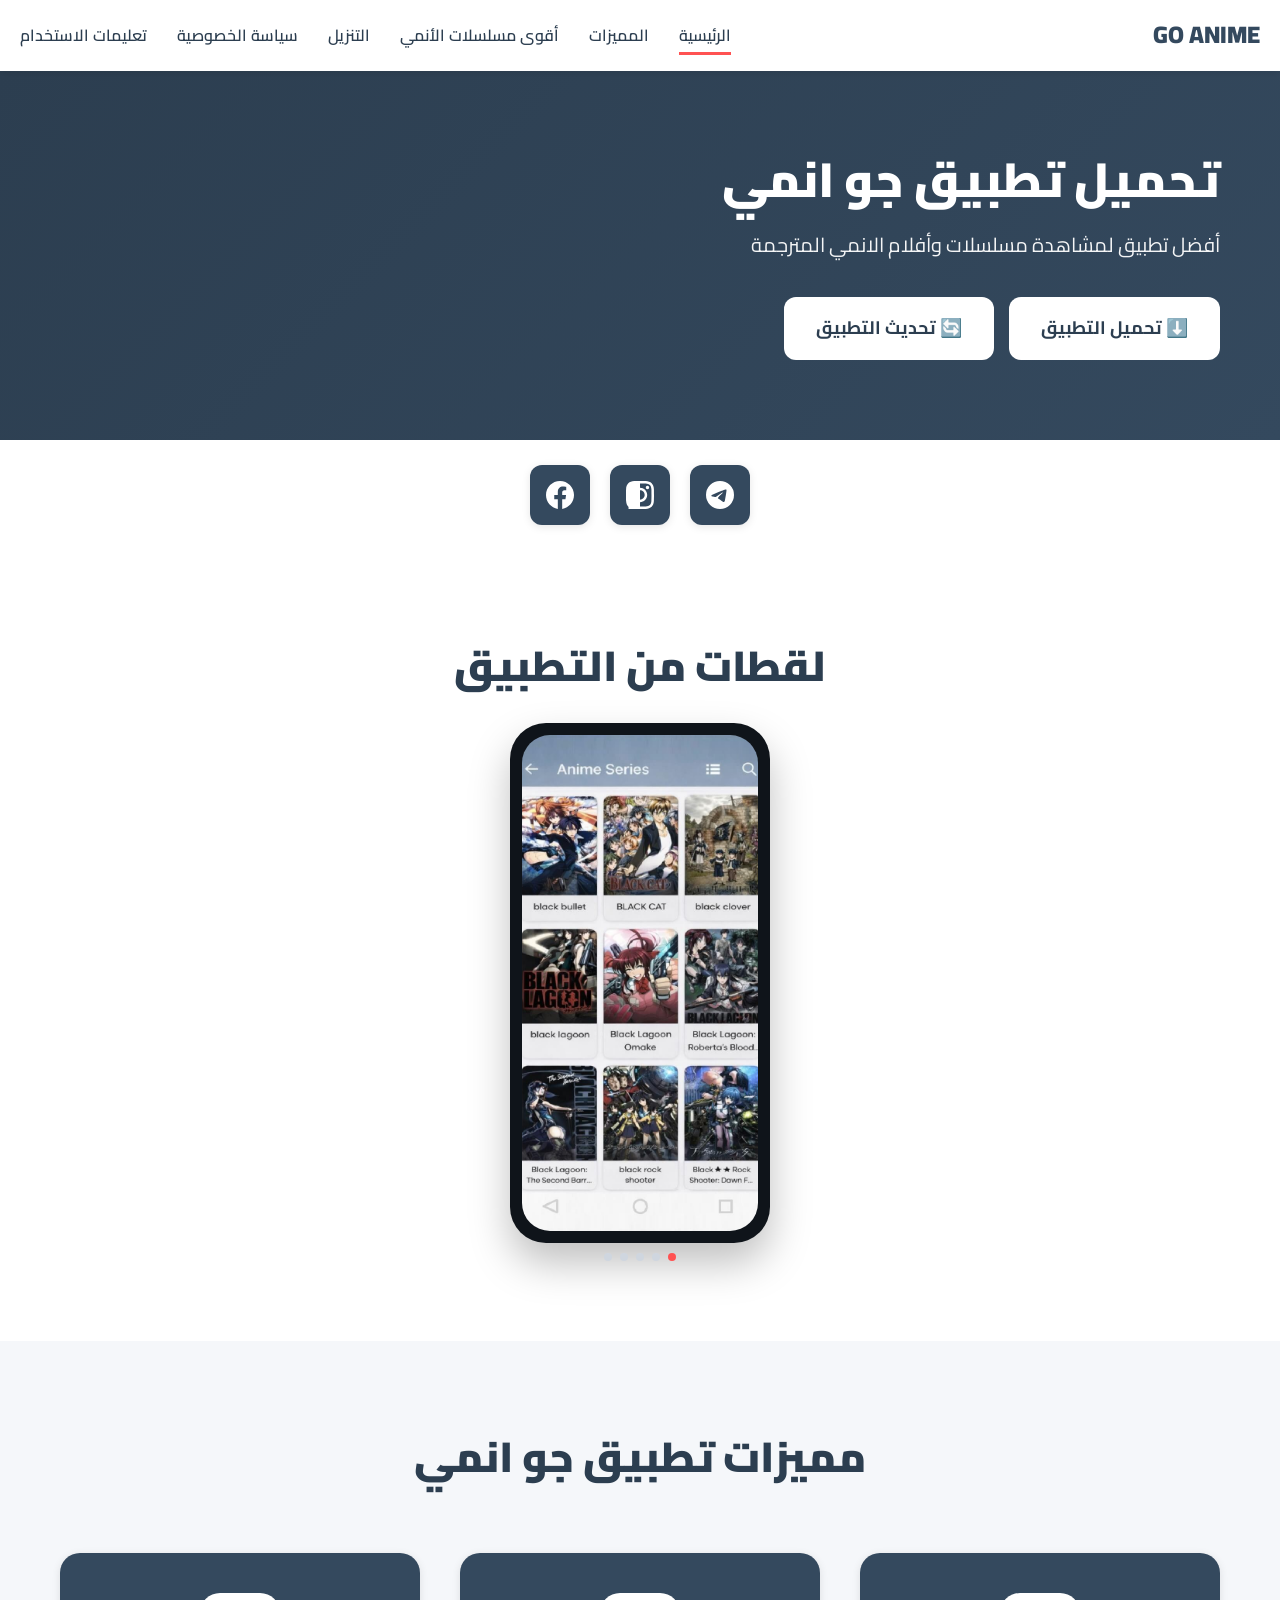
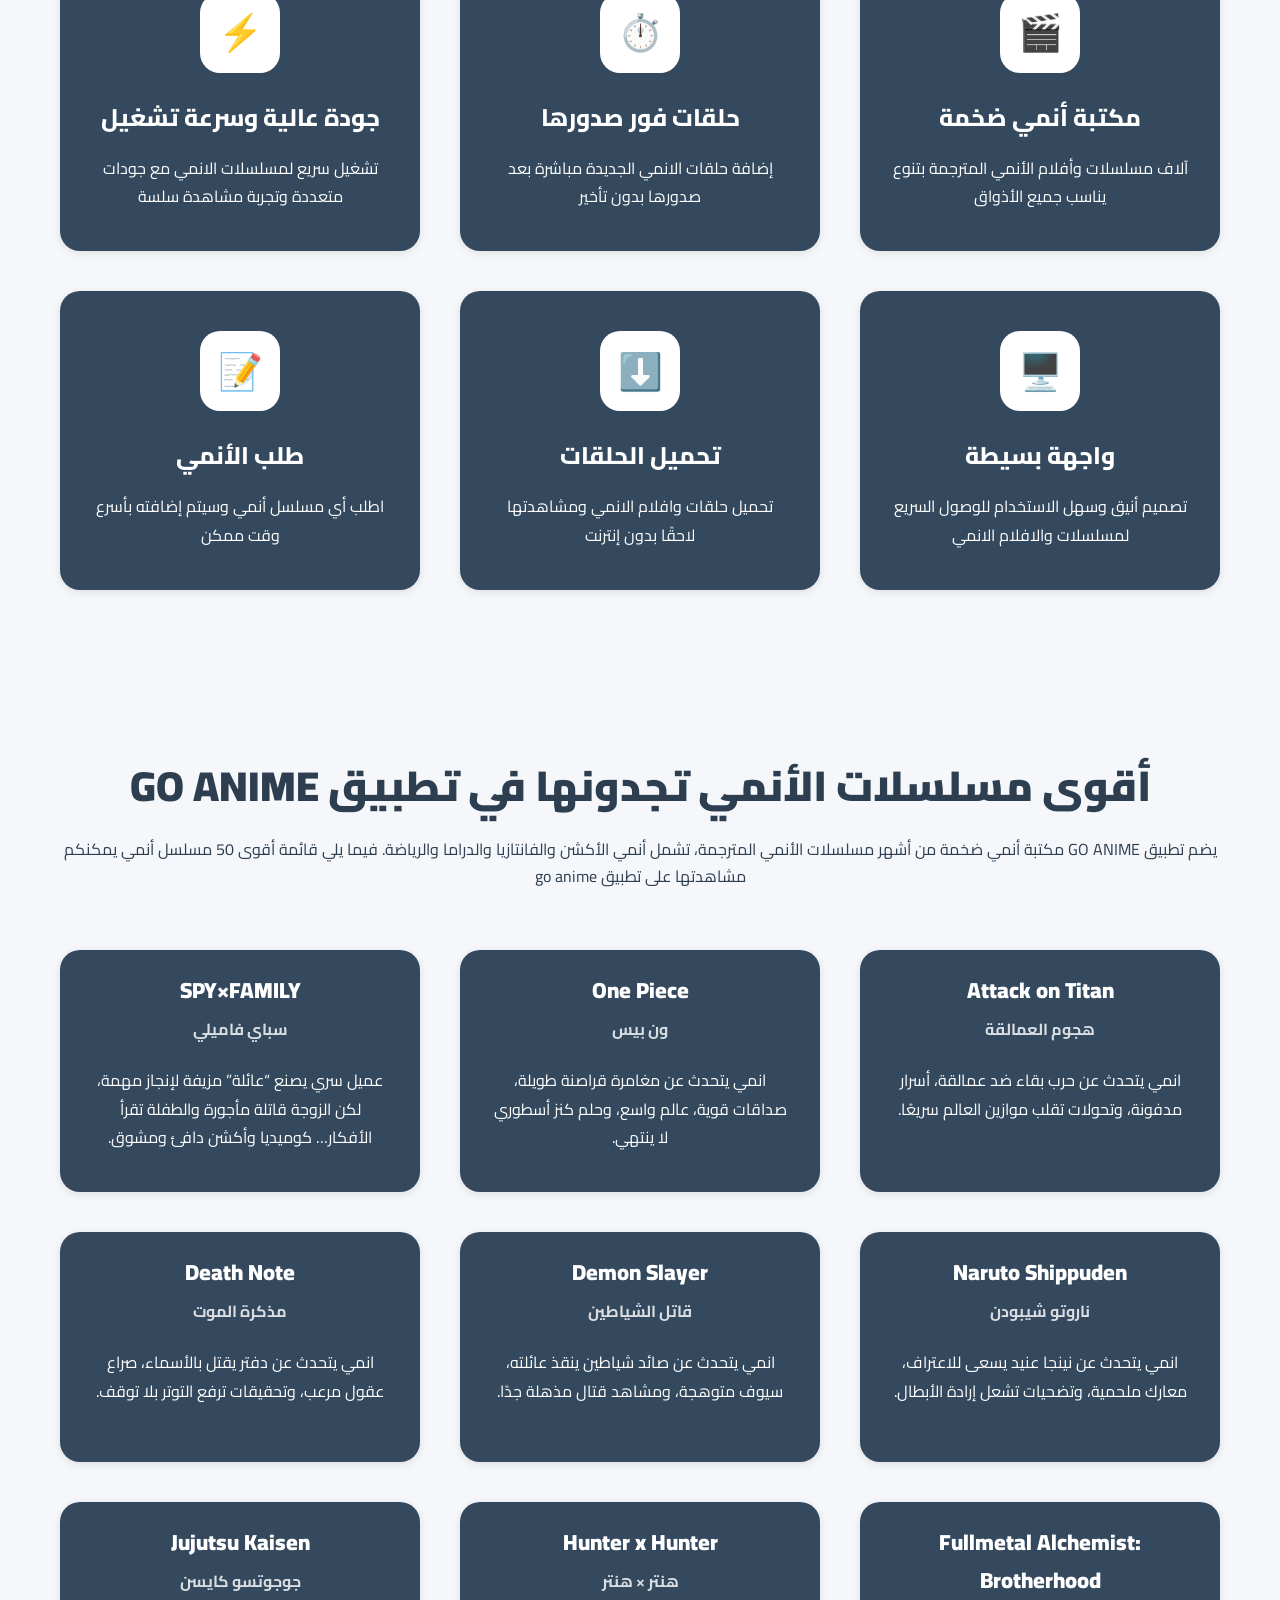
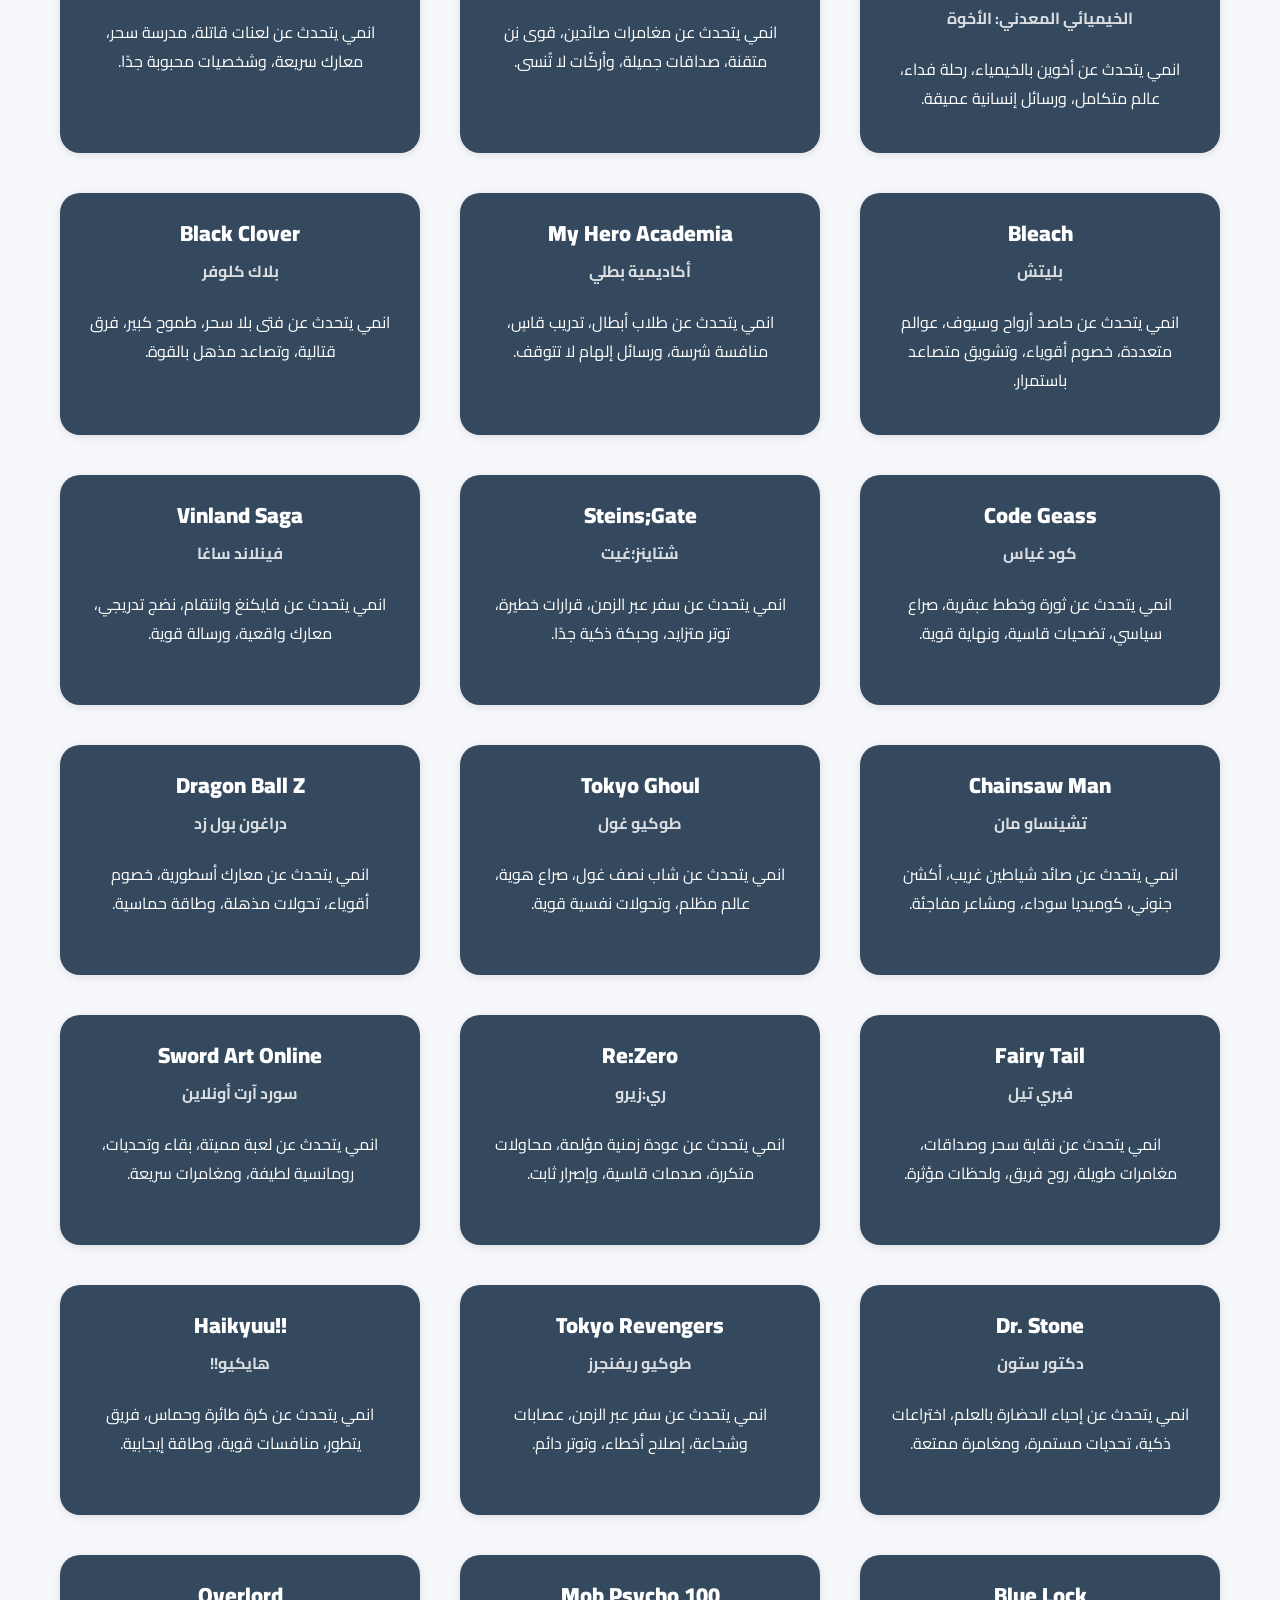
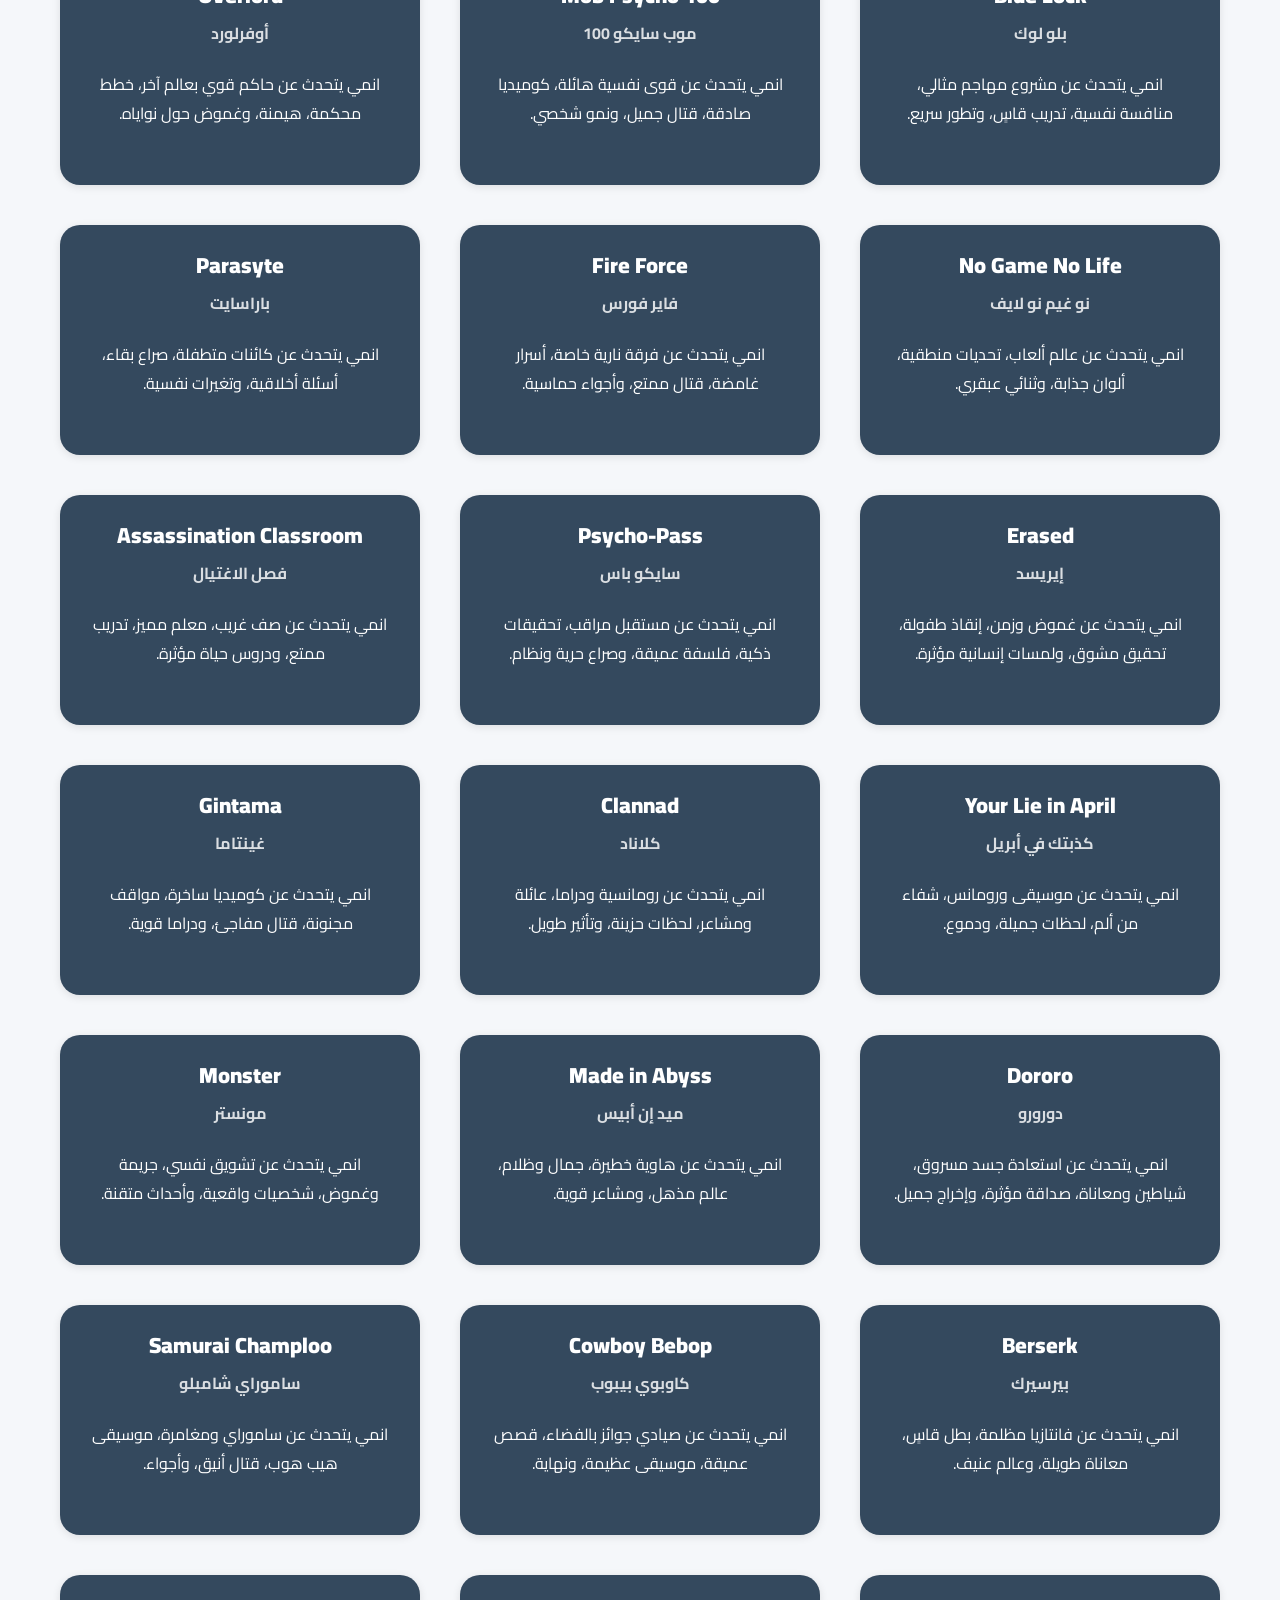
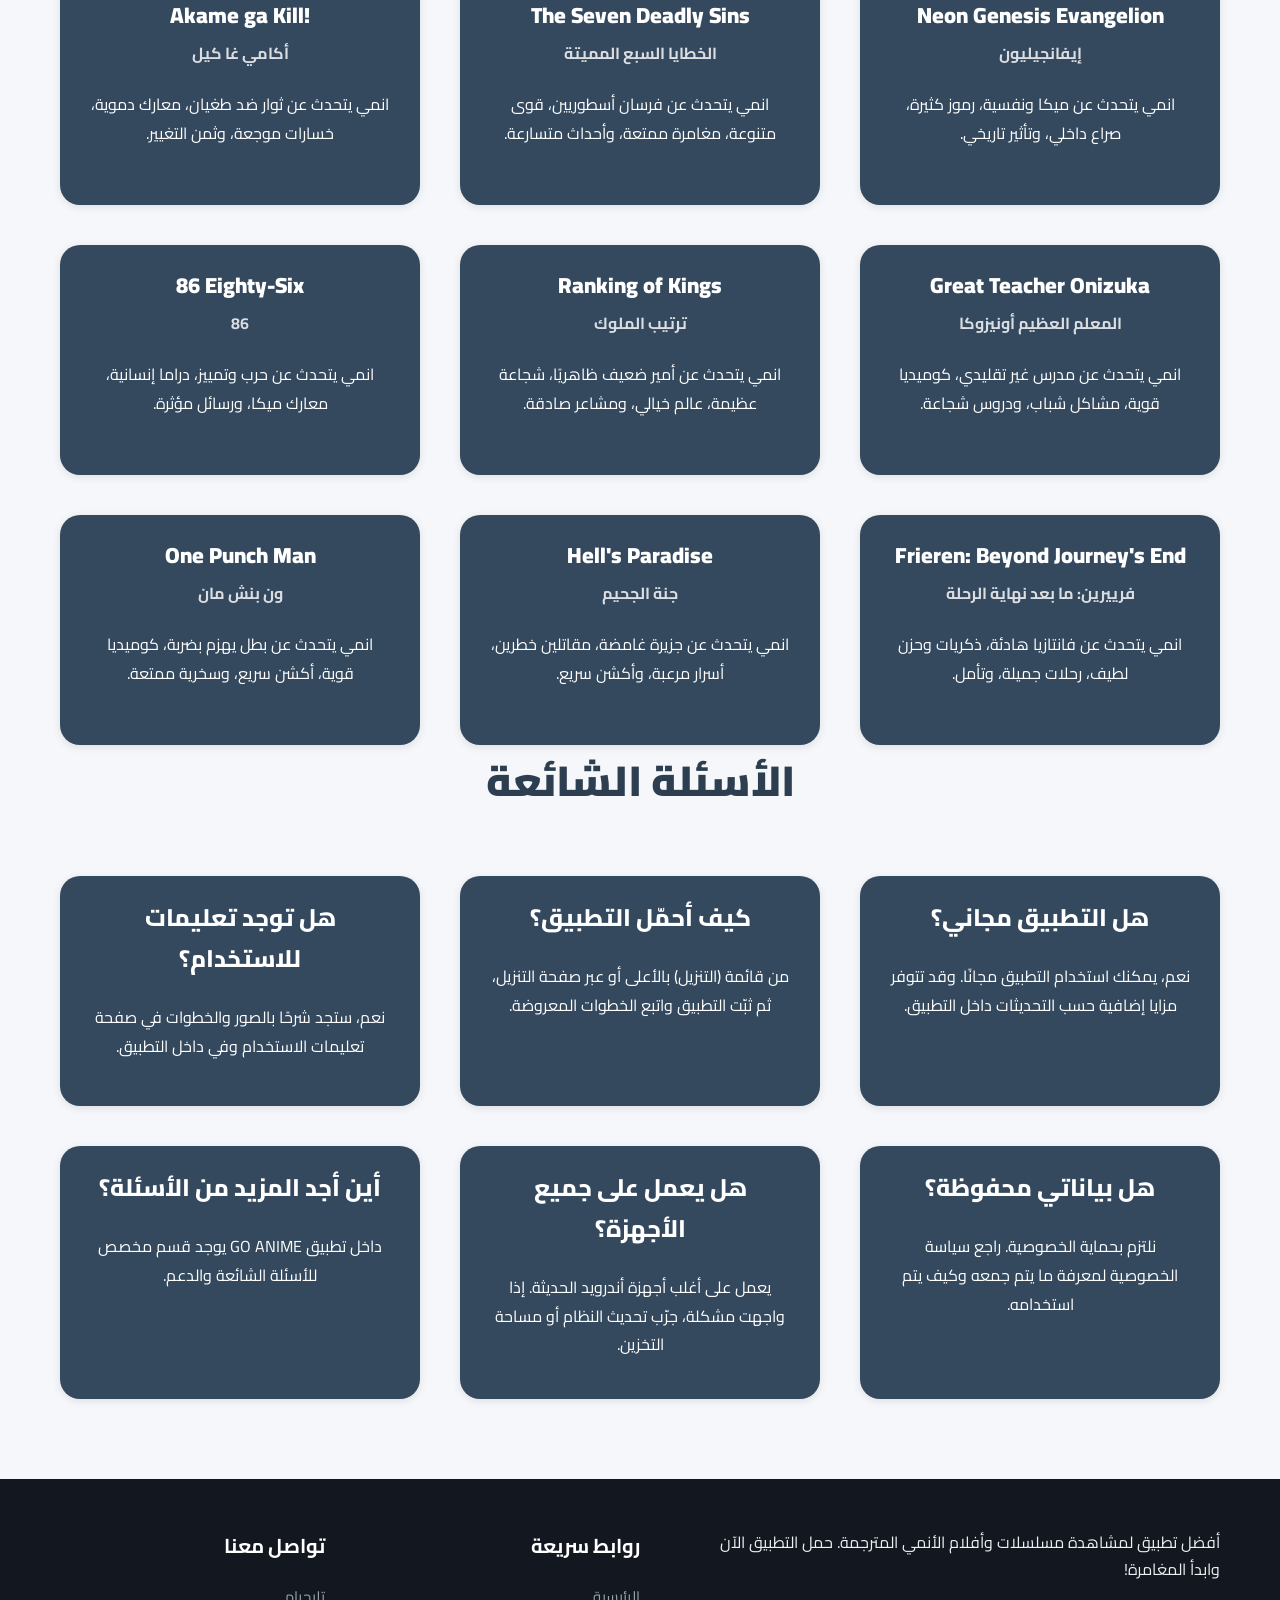
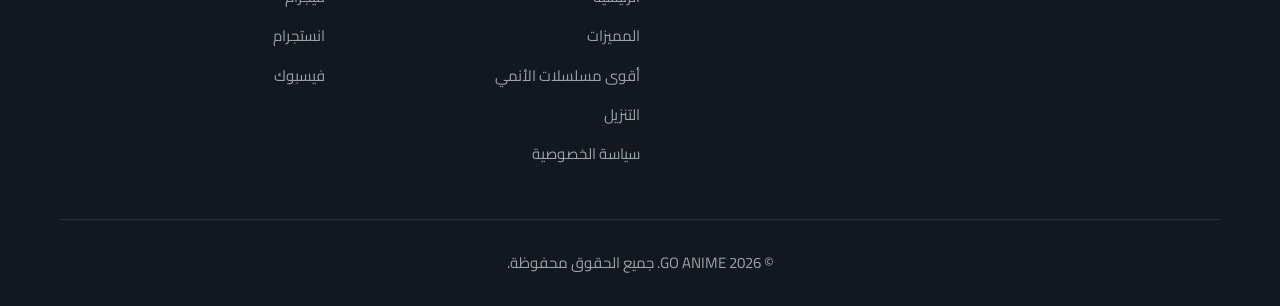
<file: index.html>
<!DOCTYPE html>

<html dir="rtl" lang="ar">
<head>
<link as="image" fetchpriority="high" href="images/screen-home.jpg" rel="preload"/>
<meta charset="utf-8"/>
<meta content="width=device-width, initial-scale=1.0" name="viewport"/>
<link href="https://www.googletagmanager.com" rel="preconnect"/>
<link href="//www.googletagmanager.com" rel="dns-prefetch"/>
<link href="https://www.google-analytics.com" rel="preconnect"/>
<link href="//www.google-analytics.com" rel="dns-prefetch"/>
<!-- Google tag (gtag.js) -->
<script async="" src="https://www.googletagmanager.com/gtag/js?id=G-4V0BHXEE35"></script>
<script>
  window.dataLayer = window.dataLayer || [];
  function gtag(){dataLayer.push(arguments);}
  gtag('js', new Date());
  gtag('config', 'G-4V0BHXEE35');
</script>
<!-- Primary Meta Tags -->
<title>GO ANIME - تحميل تطبيق جو انمي | أفضل تطبيق لمشاهدة الأنمي المترجم</title>
<meta content="GO ANIME - تحميل تطبيق جو انمي | أفضل تطبيق لمشاهدة الأنمي المترجم" name="title"/>
<meta content="حمّل تطبيق جو انمي GO ANIME مجاناً - أفضل تطبيق لمشاهدة مسلسلات وأفلام الأنمي المترجمة بجودة عالية. آلاف الحلقات والأفلام بدون إعلانات مزعجة!" name="description"/>
<meta content="أنمي, جو انمي, GO ANIME, تطبيق أنمي, تحميل انمي, مشاهدة انمي, انمي مترجم, مسلسلات أنمي, أفلام أنمي, anime app, تطبيق مشاهدة الانمي" name="keywords"/>
<meta content="GO ANIME" name="author"/>
<meta content="index,follow,max-image-preview:large,max-snippet:-1,max-video-preview:-1" name="robots"/>
<link href="https://www.go-anime-app.com/" rel="canonical"/>
<!-- Open Graph / Facebook -->
<meta content="website" property="og:type"/>
<meta content="https://www.go-anime-app.com/" property="og:url"/>
<meta content="GO ANIME - تحميل تطبيق جو انمي | أفضل تطبيق لمشاهدة الأنمي المترجم" property="og:title"/>
<meta content="حمّل تطبيق جو انمي GO ANIME مجاناً - أفضل تطبيق لمشاهدة مسلسلات وأفلام الأنمي المترجمة بجودة عالية" property="og:description"/>
<meta content="https://www.go-anime-app.com/images/og-image.jpg" property="og:image"/>
<meta content="ar_AR" property="og:locale"/>
<meta content="GO ANIME" property="og:site_name"/>
<!-- Twitter -->
<meta content="summary_large_image" property="twitter:card"/>
<meta content="https://www.go-anime-app.com/" property="twitter:url"/>
<meta content="GO ANIME - تحميل تطبيق جو انمي" property="twitter:title"/>
<meta content="حمّل تطبيق جو انمي GO ANIME مجاناً - أفضل تطبيق لمشاهدة مسلسلات وأفلام الأنمي المترجمة" property="twitter:description"/>
<meta content="https://www.go-anime-app.com/images/twitter-image.jpg" property="twitter:image"/>
<!-- Favicon -->
<link href="/favicon.ico" rel="icon" type="image/x-icon"/>
<link href="/apple-touch-icon.png" rel="apple-touch-icon" sizes="180x180"/>
<!-- Schema.org markup for Google -->
<script type="application/ld+json">
{
  "@context": "https://schema.org",
  "@type": "MobileApplication",
  "name": "GO ANIME",
  "applicationCategory": "EntertainmentApplication",
  "operatingSystem": "Android",
  "offers": {
    "@type": "Offer",
    "price": "0",
    "priceCurrency": "USD"
  },
  "description": "أفضل تطبيق لمشاهدة مسلسلات وأفلام الأنمي المترجمة بجودة عالية",
  "aggregateRating": {
    "@type": "AggregateRating",
    "ratingValue": "4.8",
    "ratingCount": "15000"
  }
}
</script>
<script type="application/ld+json">
{
  "@context": "https://schema.org",
  "@type": "Organization",
  "name": "GO ANIME",
  "url": "https://www.go-anime-app.com",
  "logo": "https://www.go-anime-app.com/logo.png",
  "sameAs": [
    "https://www.facebook.com/goanimeapp",
    "https://www.instagram.com/goanimeapp",
    "https://t.me/goanimeapp"
  ]
}
</script>
<!-- Google Fonts -->
<link href="https://fonts.googleapis.com" rel="preconnect"/>
<link crossorigin="" href="https://fonts.gstatic.com" rel="preconnect"/>
<link href="https://fonts.googleapis.com/css2?family=Cairo:wght@400;600;700;800;900&amp;family=Tajawal:wght@400;500;700;800&amp;display=swap" rel="stylesheet"/>
<style>
* { margin:0; padding:0; box-sizing:border-box; }
body { font-family:'Cairo','Tajawal',sans-serif; line-height:1.7; color:#2C3E50; background:#fff; overflow-x:hidden; }
a { text-decoration:none; }

:root {
  --primary-dark:#2C3E50;
  --accent-color:#FF5252;
  --light-bg:#F5F7FA;
  --text-dark:#2C3E50;
  --text-light:#fff;
  --shadow-sm:0 2px 8px rgba(0,0,0,0.1);
  --shadow-md:0 4px 16px rgba(0,0,0,0.15);
  --feature-gray:#34495E;
  --contact-gray:#34495E;
}

/* Containers */
.container { max-width:1200px; margin:0 auto; padding:0 20px; }

/* Navbar */
.navbar { background:#fff; box-shadow:var(--shadow-sm); position:sticky; top:0; z-index:1000; }
.nav-container { display:flex; justify-content:space-between; align-items:center; padding:15px 20px; }
.logo-text { font-size:24px; font-weight:900; color:#34495E; }
.nav-menu { display:flex; list-style:none; gap:30px; }
.nav-menu a { color:var(--text-dark); font-weight:600; position:relative; }
.nav-menu a::after { content:''; position:absolute; bottom:-5px; left:0; width:0; height:3px; background:var(--accent-color); transition:0.3s; }
.nav-menu a:hover::after, .nav-menu a.active::after { width:100%; }
.menu-toggle { display:none; flex-direction:column; gap:5px; cursor:pointer; }
.menu-toggle span { width:25px; height:3px; background:var(--primary-dark); border-radius:2px; }

/* Hero */
.hero { background:linear-gradient(135deg,#2C3E50 0%,#34495E 100%); color:#fff; padding:80px 0; }
.hero-content { display:grid; grid-template-columns:1fr 1fr; gap:60px; align-items:center; }
.hero-text h1 { font-size:48px; font-weight:900; margin-bottom:20px; line-height:1.2; }
.hero-text p { font-size:20px; margin-bottom:35px; opacity:0.95; }
.hero-buttons { display:flex; gap:15px; flex-wrap:wrap; }
.btn { display:inline-flex; align-items:center; gap:10px; padding:16px 32px; font-size:18px; font-weight:700; border-radius:12px; transition:all 0.3s; cursor:pointer; border:none; }
.btn-primary { background:#fff; color:var(--primary-dark); } 
.btn-primary:hover { transform:translateY(-3px); box-shadow:0 8px 20px rgba(0,0,0,0.2); }
.btn-secondary { background:#fff; color:var(--primary-dark); }
.btn-secondary:hover { transform:translateY(-3px); box-shadow:0 8px 20px rgba(0,0,0,0.2); }

/* Contact Bar Buttons */
.contact-bar { padding:25px 0; text-align:center; }
.contact-links { display:flex; justify-content:center; gap:20px; flex-wrap:wrap; }
.contact-btn {
  display:flex;
  align-items:center;
  justify-content:center;
  padding:15px;
  background: var(--contact-gray);
  border-radius:12px;
  box-shadow: var(--shadow-sm);
  width:60px;
  height:60px;
  transition:all 0.3s;
  border:none;
}
.contact-btn svg {
  width:28px;
  height:28px;
  fill: #fff;
}
.contact-btn:hover {
  transform:translateY(-3px);
  box-shadow: var(--shadow-md);
  opacity:0.9;
}

/* Features */
.features-section { padding:80px 0; background:var(--light-bg); }
.section-title { text-align:center; margin-bottom:60px; }
.section-title h2 { font-size:42px; font-weight:900; color:var(--text-dark); margin-bottom:15px; }
.features-grid { display:grid; grid-template-columns:repeat(auto-fit,minmax(300px,1fr)); gap:40px; }
.feature-card { background:var(--feature-gray); padding:40px 30px; border-radius:20px; text-align:center; box-shadow:var(--shadow-sm); transition:0.4s; cursor:pointer; color:#fff; }
.feature-card:hover { transform:translateY(-10px); box-shadow:0 8px 32px rgba(0,0,0,0.2); }
.feature-icon { width:80px; height:80px; margin:0 auto 25px; background:#fff; border-radius:20px; display:flex; align-items:center; justify-content:center; color:var(--feature-gray); font-size:36px; font-weight:bold; }
.feature-card h3 { font-size:24px; font-weight:800; margin-bottom:15px; }
.feature-card p { font-size:16px; line-height:1.8; }

/* Download Section */
.download-section { padding:80px 0; background:linear-gradient(135deg,#2C3E50 0%,#34495E 100%); color:#fff; text-align:center; }
.download-content h2 { font-size:42px; font-weight:900; margin-bottom:20px; }
.download-buttons { display:flex; justify-content:center; gap:20px; flex-wrap:wrap; }
.download-buttons .btn-primary { background:#fff; color:var(--primary-dark); }
.download-buttons .btn-primary:hover { transform:translateY(-3px); }
.download-buttons .btn-secondary { background:#fff; color:var(--primary-dark); }
.download-buttons .btn-secondary:hover { transform:translateY(-3px); }

/* Privacy Section (kept inside page) */
.privacy-section { padding:80px 0; background:#fff; }
.privacy-wrap { max-width:900px; margin:0 auto; padding:0 20px; }
.privacy-card { background:var(--light-bg); border:1px solid #e7ecf2; padding:22px; border-radius:18px; box-shadow:var(--shadow-sm); }
.privacy-card h2 { font-size:36px; font-weight:900; margin-bottom:10px; color:var(--text-dark); text-align:center; }
.privacy-card .muted { color:#607080; font-size:14px; text-align:center; margin-bottom:18px; }
.privacy-card h3 { font-size:20px; margin:18px 0 8px; }
.privacy-card p, .privacy-card li { font-size:16px; line-height:1.9; }
.privacy-card ul { padding:0 20px; margin:8px 0; }
.privacy-email { color:var(--accent-color); font-weight:700; }
.privacy-cta { display:flex; justify-content:center; margin-top:16px; }
.privacy-cta a { background:#fff; color:var(--primary-dark); border-radius:12px; padding:12px 18px; font-weight:800; box-shadow:var(--shadow-sm); transition:0.3s; }
.privacy-cta a:hover { transform:translateY(-2px); box-shadow:var(--shadow-md); }

/* Footer */
footer { background:#131820; color:#ECF0F1; padding:50px 0 30px; }
.footer-content { display:grid; grid-template-columns:2fr 1fr 1fr; gap:50px; margin-bottom:40px; }
.footer-links h4 { font-size:20px; font-weight:700; margin-bottom:20px; color:#fff; }
.footer-links ul { list-style:none; }
.footer-links ul li { margin-bottom:12px; }
.footer-links ul li a { color:#95A5A6; font-size:15px; transition:0.3s; }
.footer-links ul li a:hover { color:var(--accent-color); padding-right:5px; }
.footer-bottom { text-align:center; padding-top:30px; border-top:1px solid rgba(255,255,255,0.1); color:#95A5A6; font-size:15px; }

/* Responsive */
@media (max-width:968px) { .hero-content { grid-template-columns:1fr; gap:40px; text-align:center; } }
@media (max-width:768px) {
  .menu-toggle { display:flex; }
  .nav-menu { flex-direction:column; max-height:0; overflow:hidden; transition:0.3s; }
  .nav-menu.active { max-height:420px; }
  .nav-menu li { border-bottom:1px solid #E0E4E8; padding:12px 0; }
  .hero-buttons, .download-buttons { flex-direction:column; }
  .btn { width:100%; justify-content:center; }
  .privacy-card h2 { font-size:26px; }
}
@media (max-width:480px) { .hero-text h1 { font-size:28px; } .section-title h2 { font-size:26px; } .feature-card { padding:30px 20px; } }

/* (Kept) screen-card styles - even if unused, per your request not to delete anything */
.screen-card:hover{transform:translateY(-6px);box-shadow:var(--shadow-md);}
.screen-card img{width:100%;display:block;}
.screen-card .cap{padding:8px 10px;font-size:13px;color:#607080;text-align:center;}

/* ===== Screenshots title centered above phone (WEB + MOBILE) ===== */
.screens-section{
  padding:80px 0;
  background:#fff;
}
.screens-header{
  text-align:center;
  margin-bottom:22px;
}
.screens-header h2{
  font-size:42px;
  font-weight:900;
  color:var(--text-dark);
  margin:0;
}
.screens-layout{
  display:flex;
  justify-content:center;
}
@media (max-width:480px){
  .screens-header h2{ font-size:26px; }
}
/* ===== End screenshots title styles ===== */

.phone-wrap{display:flex;justify-content:center;}
.phone{
  width:260px;
  height:520px;
  border-radius:36px;
  background:#0f141a;
  padding:12px;
  box-shadow:0 20px 40px rgba(0,0,0,.25);
}
.phone-screen{
  width:100%;
  height:100%;
  border-radius:28px;
  overflow:hidden;
  background:#000;
}
.phone-screen img{
  width:100%;
  height:100%;
  object-fit:cover;
  transition:opacity .25s ease;
}

.phone-dots{
  display:flex;
  justify-content:center;
  gap:8px;
  margin-top:10px;
}
.phone-dots span{
  width:8px;height:8px;border-radius:50%;
  background:#cfd6df;
}
.phone-dots span.active{background:var(--accent-color);}

@media(max-width:900px){
  .screens-layout{grid-template-columns:1fr;}
  .phone{margin-top:25px;}
}
/* ===== Top Anime Section (Grid + SEO cards) ===== */
.anime-grid{
  display:grid;
  grid-template-columns:repeat(auto-fit,minmax(300px,1fr));
  gap:40px;
}
.anime-title{ margin:0 0 10px; }
.anime-title .en{
  display:block;
  font-size:22px;
  font-weight:900;
  margin-bottom:6px;
  direction:ltr;
  unicode-bidi:bidi-override;
}
.anime-title .ar{
  display:block;
  font-size:16px;
  font-weight:700;
  color:rgba(255,255,255,0.82);
}

/* Hide icons in Top Anime cards (keep HTML clean) */
#top-anime .feature-icon{ display:none !important; }

/* Equal height cards for professional grid */
#top-anime .feature-card{
  display:flex;
  flex-direction:column;
  min-height:230px;
  padding-top:22px;
}

/* Keep description aligned */
#top-anime .feature-card p{
  margin-top:8px;
  flex-grow:1;
  display:-webkit-box;
  -webkit-line-clamp:3;
  -webkit-box-orient:vertical;
  overflow:hidden;
}
/* ===== End Top Anime Section ===== */

/* FAQ cards (إطار طولي) */
.faq-card{min-height:170px}
/* Navbar right align (RTL) */
.nav-container{justify-content:space-between}
.nav-menu{margin-right:auto}
</style>
<!-- STEP5_BREADCRUMB -->
<script type="application/ld+json">
{
  "@context": "https://schema.org",
  "@type": "BreadcrumbList",
  "itemListElement": [
    {
      "@type": "ListItem",
      "position": 1,
      "name": "الرئيسية",
      "item": "https://www.go-anime-app.com/"
    }
  ]
}
</script>
<script type="application/ld+json">
{
  "@context": "https://schema.org",
  "@type": "FAQPage",
  "mainEntity": [
    {
      "@type": "Question",
      "name": "هل التطبيق مجاني؟",
      "acceptedAnswer": { "@type": "Answer", "text": "نعم، التطبيق متاح للاستخدام مجانًا، وقد يتم توفير مزايا إضافية مستقبلاً." }
    },
    {
      "@type": "Question",
      "name": "هل المحتوى مترجم للعربية؟",
      "acceptedAnswer": { "@type": "Answer", "text": "نعم، نوفر أنميات مترجمة للعربية مع تحديثات مستمرة." }
    },
    {
      "@type": "Question",
      "name": "كيف أحمل التطبيق بأمان؟",
      "acceptedAnswer": { "@type": "Answer", "text": "استخدم زر التحميل في صفحة التنزيل الرسمية فقط لتجنب الروابط غير الموثوقة." }
    },
    {
      "@type": "Question",
      "name": "هل يعمل التطبيق على جميع أجهزة أندرويد؟",
      "acceptedAnswer": { "@type": "Answer", "text": "يعمل على معظم أجهزة أندرويد الحديثة. إذا واجهت مشكلة، راجع صفحة تعليمات الاستخدام." }
    },
    {
      "@type": "Question",
      "name": "كيف أتواصل للدعم أو الإبلاغ عن مشكلة؟",
      "acceptedAnswer": { "@type": "Answer", "text": "يمكنك التواصل معنا عبر القنوات الرسمية (مثل تيليجرام) الموجودة في الموقع." }
    }
  ]
}
</script>
</head>
<body>
<!-- Navbar -->
<nav class="navbar">
<div class="nav-container">
<a class="logo" href="#"><span class="logo-text">GO ANIME</span></a>
<ul class="nav-menu" id="navMenu"><li><a class="active" href="#home">الرئيسية</a></li><li><a href="#features">المميزات</a></li><li><a href="#top-anime">أقوى مسلسلات الأنمي</a></li><li><a href="https://www.go-anime-app.com/download.html" rel="noopener" target="_blank">التنزيل</a></li><li><a href="https://www.go-anime-app.com/privacy-policy.html" rel="noopener" target="_blank">سياسة الخصوصية</a></li><li><a href="https://www.go-anime-app.com/how-to-use.html" rel="noopener" target="_blank">تعليمات الاستخدام</a></li></ul>
<div class="menu-toggle" onclick="toggleMenu()"><span></span><span></span><span></span></div>
</div>

</nav>
<!-- Hero -->
<section class="hero" id="home">
<div class="container">
<div class="hero-content">
<div class="hero-text">
<h1>تحميل تطبيق جو انمي</h1>
<p>أفضل تطبيق لمشاهدة مسلسلات وأفلام الانمي المترجمة</p>
<div class="hero-buttons">
<a class="btn btn-primary" href="https://www.xgtimayfsa.com/download/go_anime_v1.apk">⬇️ تحميل التطبيق</a>
<a class="btn btn-secondary" href="https://www.xgtimayfsa.com/download/go_anime_v1.apk">🔄 تحديث التطبيق</a>
</div>
</div>
</div>
</div>
</section>
<!-- Contact Bar -->
<section class="contact-bar">
<div class="container">
<div class="contact-links">
<a aria-label="Telegram" class="contact-btn" href="https://t.me/goanimeapp" target="_blank">
<svg viewbox="0 0 24 24" xmlns="http://www.w3.org/2000/svg">
<path d="M11.944 0A12 12 0 0 0 0 12a12 12 0 0 0 12 12 12 12 0 0 0 12-12A12 12 0 0 0 12 0a12 12 0 0 0-.056 0zm4.962 7.224c.1-.002.321.023.465.14a.506.506 0 0 1 .171.325c.016.093.036.306.02.472-.18 1.898-.962 6.502-1.36 8.627-.168.9-.499 1.201-.82 1.23-.696.065-1.225-.46-1.9-.902-1.056-.693-1.653-1.124-2.678-1.8-1.185-.78-.417-1.21.258-1.91.177-.184 3.247-2.977 3.307-3.23.007-.032.014-.15-.056-.212s-.174-.041-.249-.024c-.106.024-1.793 1.14-5.061 3.345-.48.33-.913.49-1.302.48-.428-.008-1.252-.241-1.865-.44-.752-.245-1.349-.374-1.297-.789.027-.216.325-.437.893-.663 3.498-1.524 5.83-2.529 6.998-3.014 3.332-1.386 4.025-1.627 4.476-1.635z"></path>
</svg>
</a>
<a aria-label="Instagram" class="contact-btn" href="https://www.instagram.com/goanimeapp" target="_blank" rel="noopener">
<svg viewbox="0 0 24 24" xmlns="http://www.w3.org/2000/svg">
<path d="M12 2.163c3.204 0 3.584.012 4.85.07 3.252.148 4.771 1.691 4.919 4.919.058 1.265.069 1.645.069 4.849 0 3.205-.012 3.584-.069 4.849-.149 3.225-1.664 4.771-4.919 4.919-1.266.058-1.644.07-4.85.07-3.204 0-3.584-.012-4.849-.07-3.26-.149-4.771-1.699-4.919-4.92-.058 1.265-.07 1.644-.07 4.849 0 3.204.013 3.583.07 4.849.149 3.227 1.664 4.771 4.919 4.919 1.266-.057 1.645-.069 4.849-.069zm0-2.163c-3.259 0-3.667.014-4.947.072-4.358.2-6.78 2.618-6.98 6.98-.059 1.281-.073 1.689-.073 4.948 0 3.259.014 3.668.072 4.948.2 4.358 2.618 6.78 6.98 6.98 1.281.058 1.689.072 4.948.072 3.259 0 3.668-.014 4.948-.072 4.354-.2 6.782-2.618 6.979-6.98.059-1.28.073-1.689.073-4.948 0-3.259-.014-3.667-.072-4.947-.196-4.354-2.617-6.78-6.979-6.98-1.281-.059-1.69-.073-4.949-.073zm0 5.838c-3.403 0-6.162 2.759-6.162 6.162s2.759 6.163 6.162 6.163 6.162-2.759 6.162-6.163c0-3.403-2.759-6.162-6.162-6.162zm0 10.162c-2.209 0-4-1.79-4-4 0-2.209 1.791-4 4-4s4 1.791 4 4c0 2.21-1.791 4-4 4zm6.406-11.845c-.796 0-1.441.645-1.441 1.44s.645 1.44 1.441 1.44c.795 0 1.439-.645 1.439-1.44s-.644-1.44-1.439-1.44z"></path>
</svg>
</a>
<a aria-label="Facebook" class="contact-btn" href="https://www.facebook.com/goanimeapp" target="_blank">
<svg viewbox="0 0 24 24" xmlns="http://www.w3.org/2000/svg">
<path d="M24 12.073c0-6.627-5.373-12-12-12s-12 5.373-12 12c0 5.99 4.388 10.954 10.125 11.854v-8.385H7.078v-3.47h3.047V9.43c0-3.007 1.792-4.669 4.533-4.669 1.312 0 2.686.235 2.686.235v2.953H15.83c-1.491 0-1.956.925-1.956 1.874v2.25h3.328l-.532 3.47h-2.796v8.385C19.612 23.027 24 18.062 24 12.073z"></path>
</svg>
</a>
</div>
</div>
</section>
<!-- App Screenshots (NEW) -->
<section class="screens-section" id="screens">
<div class="container">
<div class="screens-header">
<h2>لقطات من التطبيق</h2>
</div>
<div class="screens-layout">
<!-- Right: Phone Mockup -->
<div class="phone-wrap">
<div>
<div aria-label="عرض لقطات التطبيق داخل إطار هاتف" class="phone">
<div class="phone-screen">
<!-- Performance: lazy + async decode (no visual change) -->
<img alt="لقطة التطبيق داخل إطار هاتف" decoding="async" fetchpriority="high" id="phoneShot" loading="eager" src="images/screen-home.jpg"/>
</div>
</div>
<div aria-hidden="true" class="phone-dots">
<span class="active"></span><span></span><span></span><span></span><span></span>
</div>
</div>
</div>
</div>
</div>
</section>
<!-- Features -->
<section class="features-section" id="features">
<div class="container">
<div class="section-title"><h2>مميزات تطبيق جو انمي</h2></div>
<div class="features-grid">
<div class="feature-card"><div class="feature-icon">🎬</div><h3>مكتبة أنمي ضخمة</h3><p>آلاف مسلسلات وأفلام الأنمي المترجمة بتنوع يناسب جميع الأذواق</p></div>
<div class="feature-card"><div class="feature-icon">⏱️</div><h3>حلقات فور صدورها</h3><p>إضافة حلقات الانمي الجديدة مباشرة بعد صدورها بدون تأخير</p></div>
<div class="feature-card"><div class="feature-icon">⚡</div><h3>جودة عالية وسرعة تشغيل</h3><p>تشغيل سريع لمسلسلات الانمي مع جودات متعددة وتجربة مشاهدة سلسة</p></div>
<div class="feature-card"><div class="feature-icon">🖥️</div><h3>واجهة بسيطة</h3><p>تصميم أنيق وسهل الاستخدام للوصول السريع لمسلسلات والافلام الانمي</p></div>
<div class="feature-card"><div class="feature-icon">⬇️</div><h3>تحميل الحلقات</h3><p>تحميل حلقات وافلام الانمي ومشاهدتها لاحقًا بدون إنترنت</p></div>
<div class="feature-card"><div class="feature-icon">📝</div><h3>طلب الأنمي</h3><p>اطلب أي مسلسل أنمي وسيتم إضافته بأسرع وقت ممكن</p></div>
</div>
</div>
</section>
<!-- ✅ Top 50 Anime Section (Series ONLY) -->
<section class="features-section" id="top-anime">
<div class="container">
<div class="section-title">
<h2>أقوى مسلسلات الأنمي تجدونها في تطبيق GO ANIME</h2>
<p>
        يضم تطبيق GO ANIME مكتبة أنمي ضخمة من أشهر مسلسلات الأنمي المترجمة، تشمل أنمي الأكشن والفانتازيا والدراما والرياضة.
        فيما يلي قائمة أقوى 50 مسلسل أنمي يمكنكم مشاهدتها على تطبيق go anime
      </p>
</div>
<div class="anime-grid">
<div class="feature-card"><div class="feature-icon">📺</div>
<h3 class="anime-title"><span class="en">Attack on Titan</span><span class="ar">هجوم العمالقة</span></h3>
<p>انمي يتحدث عن حرب بقاء ضد عمالقة، أسرار مدفونة، وتحولات تقلب موازين العالم سريعًا.</p>
</div>
<div class="feature-card"><div class="feature-icon">🎬</div>
<h3 class="anime-title"><span class="en">One Piece</span><span class="ar">ون بيس</span></h3>
<p>انمي يتحدث عن مغامرة قراصنة طويلة، صداقات قوية، عالم واسع، وحلم كنز أسطوري لا ينتهي.</p>
</div>
<div class="feature-card"><div class="feature-icon">🕵️</div>
<h3 class="anime-title"><span class="en">SPY×FAMILY</span><span class="ar">سباي فاميلي</span></h3>
<p>عميل سري يصنع “عائلة” مزيفة لإنجاز مهمة، لكن الزوجة قاتلة مأجورة والطفلة تقرأ الأفكار… كوميديا وأكشن دافئ ومشوق.</p>
</div>

<div class="feature-card"><div class="feature-icon">⚔️</div>
<h3 class="anime-title"><span class="en">Naruto Shippuden</span><span class="ar">ناروتو شيبودن</span></h3>
<p>انمي يتحدث عن نينجا عنيد يسعى للاعتراف، معارك ملحمية، وتضحيات تشعل إرادة الأبطال.</p>
</div>
<div class="feature-card"><div class="feature-icon">🏴‍☠️</div>
<h3 class="anime-title"><span class="en">Demon Slayer</span><span class="ar">قاتل الشياطين</span></h3>
<p>انمي يتحدث عن صائد شياطين ينقذ عائلته، سيوف متوهجة، ومشاهد قتال مذهلة جدًا.</p>
</div>
<div class="feature-card"><div class="feature-icon">🥷</div>
<h3 class="anime-title"><span class="en">Death Note</span><span class="ar">مذكرة الموت</span></h3>
<p>انمي يتحدث عن دفتر يقتل بالأسماء، صراع عقول مرعب، وتحقيقات ترفع التوتر بلا توقف.</p>
</div>
<div class="feature-card"><div class="feature-icon">🔥</div>
<h3 class="anime-title"><span class="en">Fullmetal Alchemist: Brotherhood</span><span class="ar">الخيميائي المعدني: الأخوة</span></h3>
<p>انمي يتحدث عن أخوين بالخيمياء، رحلة فداء، عالم متكامل، ورسائل إنسانية عميقة.</p>
</div>
<div class="feature-card"><div class="feature-icon">🧠</div>
<h3 class="anime-title"><span class="en">Hunter x Hunter</span><span class="ar">هنتر × هنتر</span></h3>
<p>انمي يتحدث عن مغامرات صائدين، قوى نِن متقنة، صداقات جميلة، وأركّات لا تُنسى.</p>
</div>
<div class="feature-card"><div class="feature-icon">🌀</div>
<h3 class="anime-title"><span class="en">Jujutsu Kaisen</span><span class="ar">جوجوتسو كايسن</span></h3>
<p>انمي يتحدث عن لعنات قاتلة، مدرسة سحر، معارك سريعة، وشخصيات محبوبة جدًا.</p>
</div>
<div class="feature-card"><div class="feature-icon">👑</div>
<h3 class="anime-title"><span class="en">Bleach</span><span class="ar">بليتش</span></h3>
<p>انمي يتحدث عن حاصد أرواح وسيوف، عوالم متعددة، خصوم أقوياء، وتشويق متصاعد باستمرار.</p>
</div>
<div class="feature-card"><div class="feature-icon">⚡</div>
<h3 class="anime-title"><span class="en">My Hero Academia</span><span class="ar">أكاديمية بطلي</span></h3>
<p>انمي يتحدث عن طلاب أبطال، تدريب قاسٍ، منافسة شرسة، ورسائل إلهام لا تتوقف.</p>
</div>
<div class="feature-card"><div class="feature-icon">📺</div>
<h3 class="anime-title"><span class="en">Black Clover</span><span class="ar">بلاك كلوفر</span></h3>
<p>انمي يتحدث عن فتى بلا سحر، طموح كبير، فرق قتالية، وتصاعد مذهل بالقوة.</p>
</div>
<div class="feature-card"><div class="feature-icon">🎬</div>
<h3 class="anime-title"><span class="en">Code Geass</span><span class="ar">كود غياس</span></h3>
<p>انمي يتحدث عن ثورة وخطط عبقرية، صراع سياسي، تضحيات قاسية، ونهاية قوية.</p>
</div>
<div class="feature-card"><div class="feature-icon">⚔️</div>
<h3 class="anime-title"><span class="en">Steins;Gate</span><span class="ar">شتاينز؛غيت</span></h3>
<p>انمي يتحدث عن سفر عبر الزمن، قرارات خطيرة، توتر متزايد، وحبكة ذكية جدًا.</p>
</div>
<div class="feature-card"><div class="feature-icon">🏴‍☠️</div>
<h3 class="anime-title"><span class="en">Vinland Saga</span><span class="ar">فينلاند ساغا</span></h3>
<p>انمي يتحدث عن فايكنغ وانتقام، نضج تدريجي، معارك واقعية، ورسالة قوية.</p>
</div>
<div class="feature-card"><div class="feature-icon">🥷</div>
<h3 class="anime-title"><span class="en">Chainsaw Man</span><span class="ar">تشينساو مان</span></h3>
<p>انمي يتحدث عن صائد شياطين غريب، أكشن جنوني، كوميديا سوداء، ومشاعر مفاجئة.</p>
</div>
<div class="feature-card"><div class="feature-icon">🔥</div>
<h3 class="anime-title"><span class="en">Tokyo Ghoul</span><span class="ar">طوكيو غول</span></h3>
<p>انمي يتحدث عن شاب نصف غول، صراع هوية، عالم مظلم، وتحولات نفسية قوية.</p>
</div>
<div class="feature-card"><div class="feature-icon">🧠</div>
<h3 class="anime-title"><span class="en">Dragon Ball Z</span><span class="ar">دراغون بول زد</span></h3>
<p>انمي يتحدث عن معارك أسطورية، خصوم أقوياء، تحولات مذهلة، وطاقة حماسية.</p>
</div>
<div class="feature-card"><div class="feature-icon">🌀</div>
<h3 class="anime-title"><span class="en">Fairy Tail</span><span class="ar">فيري تيل</span></h3>
<p>انمي يتحدث عن نقابة سحر وصداقات، مغامرات طويلة، روح فريق، ولحظات مؤثرة.</p>
</div>
<div class="feature-card"><div class="feature-icon">👑</div>
<h3 class="anime-title"><span class="en">Re:Zero</span><span class="ar">ري:زيرو</span></h3>
<p>انمي يتحدث عن عودة زمنية مؤلمة، محاولات متكررة، صدمات قاسية، وإصرار ثابت.</p>
</div>
<div class="feature-card"><div class="feature-icon">⚡</div>
<h3 class="anime-title"><span class="en">Sword Art Online</span><span class="ar">سورد آرت أونلاين</span></h3>
<p>انمي يتحدث عن لعبة مميتة، بقاء وتحديات، رومانسية لطيفة، ومغامرات سريعة.</p>
</div>
<div class="feature-card"><div class="feature-icon">📺</div>
<h3 class="anime-title"><span class="en">Dr. Stone</span><span class="ar">دكتور ستون</span></h3>
<p>انمي يتحدث عن إحياء الحضارة بالعلم، اختراعات ذكية، تحديات مستمرة، ومغامرة ممتعة.</p>
</div>
<div class="feature-card"><div class="feature-icon">🎬</div>
<h3 class="anime-title"><span class="en">Tokyo Revengers</span><span class="ar">طوكيو ريفنجرز</span></h3>
<p>انمي يتحدث عن سفر عبر الزمن، عصابات وشجاعة، إصلاح أخطاء، وتوتر دائم.</p>
</div>
<div class="feature-card"><div class="feature-icon">⚔️</div>
<h3 class="anime-title"><span class="en">Haikyuu!!</span><span class="ar">هايكيو!!</span></h3>
<p>انمي يتحدث عن كرة طائرة وحماس، فريق يتطور، منافسات قوية، وطاقة إيجابية.</p>
</div>
<div class="feature-card"><div class="feature-icon">🏴‍☠️</div>
<h3 class="anime-title"><span class="en">Blue Lock</span><span class="ar">بلو لوك</span></h3>
<p>انمي يتحدث عن مشروع مهاجم مثالي، منافسة نفسية، تدريب قاسٍ، وتطور سريع.</p>
</div>
<div class="feature-card"><div class="feature-icon">🥷</div>
<h3 class="anime-title"><span class="en">Mob Psycho 100</span><span class="ar">موب سايكو 100</span></h3>
<p>انمي يتحدث عن قوى نفسية هائلة، كوميديا صادقة، قتال جميل، ونمو شخصي.</p>
</div>
<div class="feature-card"><div class="feature-icon">🔥</div>
<h3 class="anime-title"><span class="en">Overlord</span><span class="ar">أوفرلورد</span></h3>
<p>انمي يتحدث عن حاكم قوي بعالم آخر، خطط محكمة، هيمنة، وغموض حول نواياه.</p>
</div>
<div class="feature-card"><div class="feature-icon">🧠</div>
<h3 class="anime-title"><span class="en">No Game No Life</span><span class="ar">نو غيم نو لايف</span></h3>
<p>انمي يتحدث عن عالم ألعاب، تحديات منطقية، ألوان جذابة، وثنائي عبقري.</p>
</div>
<div class="feature-card"><div class="feature-icon">🌀</div>
<h3 class="anime-title"><span class="en">Fire Force</span><span class="ar">فاير فورس</span></h3>
<p>انمي يتحدث عن فرقة نارية خاصة، أسرار غامضة، قتال ممتع، وأجواء حماسية.</p>
</div>
<div class="feature-card"><div class="feature-icon">👑</div>
<h3 class="anime-title"><span class="en">Parasyte</span><span class="ar">باراسايت</span></h3>
<p>انمي يتحدث عن كائنات متطفلة، صراع بقاء، أسئلة أخلاقية، وتغيرات نفسية.</p>
</div>
<div class="feature-card"><div class="feature-icon">⚡</div>
<h3 class="anime-title"><span class="en">Erased</span><span class="ar">إيريسد</span></h3>
<p>انمي يتحدث عن غموض وزمن، إنقاذ طفولة، تحقيق مشوق، ولمسات إنسانية مؤثرة.</p>
</div>
<div class="feature-card"><div class="feature-icon">📺</div>
<h3 class="anime-title"><span class="en">Psycho-Pass</span><span class="ar">سايكو باس</span></h3>
<p>انمي يتحدث عن مستقبل مراقب، تحقيقات ذكية، فلسفة عميقة، وصراع حرية ونظام.</p>
</div>
<div class="feature-card"><div class="feature-icon">🎬</div>
<h3 class="anime-title"><span class="en">Assassination Classroom</span><span class="ar">فصل الاغتيال</span></h3>
<p>انمي يتحدث عن صف غريب، معلم مميز، تدريب ممتع، ودروس حياة مؤثرة.</p>
</div>
<div class="feature-card"><div class="feature-icon">⚔️</div>
<h3 class="anime-title"><span class="en">Your Lie in April</span><span class="ar">كذبتك في أبريل</span></h3>
<p>انمي يتحدث عن موسيقى ورومانس، شفاء من ألم، لحظات جميلة، ودموع.</p>
</div>
<div class="feature-card"><div class="feature-icon">🏴‍☠️</div>
<h3 class="anime-title"><span class="en">Clannad</span><span class="ar">كلاناد</span></h3>
<p>انمي يتحدث عن رومانسية ودراما، عائلة ومشاعر، لحظات حزينة، وتأثير طويل.</p>
</div>
<div class="feature-card"><div class="feature-icon">🥷</div>
<h3 class="anime-title"><span class="en">Gintama</span><span class="ar">غينتاما</span></h3>
<p>انمي يتحدث عن كوميديا ساخرة، مواقف مجنونة، قتال مفاجئ، ودراما قوية.</p>
</div>
<div class="feature-card"><div class="feature-icon">🔥</div>
<h3 class="anime-title"><span class="en">Dororo</span><span class="ar">دورورو</span></h3>
<p>انمي يتحدث عن استعادة جسد مسروق، شياطين ومعاناة، صداقة مؤثرة، وإخراج جميل.</p>
</div>
<div class="feature-card"><div class="feature-icon">🧠</div>
<h3 class="anime-title"><span class="en">Made in Abyss</span><span class="ar">ميد إن أبيس</span></h3>
<p>انمي يتحدث عن هاوية خطيرة، جمال وظلام، عالم مذهل، ومشاعر قوية.</p>
</div>
<div class="feature-card"><div class="feature-icon">🌀</div>
<h3 class="anime-title"><span class="en">Monster</span><span class="ar">مونستر</span></h3>
<p>انمي يتحدث عن تشويق نفسي، جريمة وغموض، شخصيات واقعية، وأحداث متقنة.</p>
</div>
<div class="feature-card"><div class="feature-icon">👑</div>
<h3 class="anime-title"><span class="en">Berserk</span><span class="ar">بيرسيرك</span></h3>
<p>انمي يتحدث عن فانتازيا مظلمة، بطل قاسٍ، معاناة طويلة، وعالم عنيف.</p>
</div>
<div class="feature-card"><div class="feature-icon">⚡</div>
<h3 class="anime-title"><span class="en">Cowboy Bebop</span><span class="ar">كاوبوي بيبوب</span></h3>
<p>انمي يتحدث عن صيادي جوائز بالفضاء، قصص عميقة، موسيقى عظيمة، ونهاية.</p>
</div>
<div class="feature-card"><div class="feature-icon">📺</div>
<h3 class="anime-title"><span class="en">Samurai Champloo</span><span class="ar">ساموراي شامبلو</span></h3>
<p>انمي يتحدث عن ساموراي ومغامرة، موسيقى هيب هوب، قتال أنيق، وأجواء.</p>
</div>
<div class="feature-card"><div class="feature-icon">🎬</div>
<h3 class="anime-title"><span class="en">Neon Genesis Evangelion</span><span class="ar">إيفانجيليون</span></h3>
<p>انمي يتحدث عن ميكا ونفسية، رموز كثيرة، صراع داخلي، وتأثير تاريخي.</p>
</div>
<div class="feature-card"><div class="feature-icon">⚔️</div>
<h3 class="anime-title"><span class="en">The Seven Deadly Sins</span><span class="ar">الخطايا السبع المميتة</span></h3>
<p>انمي يتحدث عن فرسان أسطوريين، قوى متنوعة، مغامرة ممتعة، وأحداث متسارعة.</p>
</div>
<div class="feature-card"><div class="feature-icon">🏴‍☠️</div>
<h3 class="anime-title"><span class="en">Akame ga Kill!</span><span class="ar">أكامي غا كيل</span></h3>
<p>انمي يتحدث عن ثوار ضد طغيان، معارك دموية، خسارات موجعة، وثمن التغيير.</p>
</div>
<div class="feature-card"><div class="feature-icon">🥷</div>
<h3 class="anime-title"><span class="en">Great Teacher Onizuka</span><span class="ar">المعلم العظيم أونيزوكا</span></h3>
<p>انمي يتحدث عن مدرس غير تقليدي، كوميديا قوية، مشاكل شباب، ودروس شجاعة.</p>
</div>
<div class="feature-card"><div class="feature-icon">🔥</div>
<h3 class="anime-title"><span class="en">Ranking of Kings</span><span class="ar">ترتيب الملوك</span></h3>
<p>انمي يتحدث عن أمير ضعيف ظاهريًا، شجاعة عظيمة، عالم خيالي، ومشاعر صادقة.</p>
</div>
<div class="feature-card"><div class="feature-icon">🧠</div>
<h3 class="anime-title"><span class="en">86 Eighty-Six</span><span class="ar">86</span></h3>
<p>انمي يتحدث عن حرب وتمييز، دراما إنسانية، معارك ميكا، ورسائل مؤثرة.</p>
</div>
<div class="feature-card"><div class="feature-icon">🌀</div>
<h3 class="anime-title"><span class="en">Frieren: Beyond Journey's End</span><span class="ar">فرييرين: ما بعد نهاية الرحلة</span></h3>
<p>انمي يتحدث عن فانتازيا هادئة، ذكريات وحزن لطيف، رحلات جميلة، وتأمل.</p>
</div>
<div class="feature-card"><div class="feature-icon">👑</div>
<h3 class="anime-title"><span class="en">Hell's Paradise</span><span class="ar">جنة الجحيم</span></h3>
<p>انمي يتحدث عن جزيرة غامضة، مقاتلين خطرين، أسرار مرعبة، وأكشن سريع.</p>
</div>
<div class="feature-card"><div class="feature-icon">⚡</div>
<h3 class="anime-title"><span class="en">One Punch Man</span><span class="ar">ون بنش مان</span></h3>
<p>انمي يتحدث عن بطل يهزم بضربة، كوميديا قوية، أكشن سريع، وسخرية ممتعة.</p>
</div>
</div><div id="faq"><div class="section-title"><h2>الأسئلة الشائعة</h2><p></p></div><div class="features-grid"><div class="feature-card faq-card"><div class="feature-icon">❓</div><h3>هل التطبيق مجاني؟</h3><p>نعم، يمكنك استخدام التطبيق مجانًا. وقد تتوفر مزايا إضافية حسب التحديثات داخل التطبيق.</p></div><div class="feature-card faq-card"><div class="feature-icon">❓</div><h3>كيف أحمّل التطبيق؟</h3><p>من قائمة (التنزيل) بالأعلى أو عبر صفحة التنزيل، ثم ثبّت التطبيق واتبع الخطوات المعروضة.</p></div><div class="feature-card faq-card"><div class="feature-icon">❓</div><h3>هل توجد تعليمات للاستخدام؟</h3><p>نعم، ستجد شرحًا بالصور والخطوات في صفحة تعليمات الاستخدام وفي داخل التطبيق.</p></div><div class="feature-card faq-card"><div class="feature-icon">❓</div><h3>هل بياناتي محفوظة؟</h3><p>نلتزم بحماية الخصوصية. راجع سياسة الخصوصية لمعرفة ما يتم جمعه وكيف يتم استخدامه.</p></div><div class="feature-card faq-card"><div class="feature-icon">❓</div><h3>هل يعمل على جميع الأجهزة؟</h3><p>يعمل على أغلب أجهزة أندرويد الحديثة. إذا واجهت مشكلة، جرّب تحديث النظام أو مساحة التخزين.</p></div><div class="feature-card faq-card"><div class="feature-icon">❓</div><h3>أين أجد المزيد من الأسئلة؟</h3><p>داخل تطبيق GO ANIME يوجد قسم مخصص للأسئلة الشائعة والدعم.</p></div></div></div>
</div>
</section>
<!-- Download Section -->

<!-- Footer -->
<footer>
<div class="container">
<div class="footer-content">
<div class="footer-brand">
<p>أفضل تطبيق لمشاهدة مسلسلات وأفلام الأنمي المترجمة. حمل التطبيق الآن وابدأ المغامرة!</p>
</div>
<div class="footer-links">
<h4>روابط سريعة</h4>
<ul>
<li><a href="#home">الرئيسية</a></li>
<li><a href="#features">المميزات</a></li>
<li><a href="#top-anime">أقوى مسلسلات الأنمي</a></li>
<li><a href="/download.html">التنزيل</a></li>
<!-- GOLDEN SOLUTION: link to standalone page -->
<li><a href="/privacy-policy.html">سياسة الخصوصية</a></li>
</ul>
</div>
<div class="footer-links">
<h4>تواصل معنا</h4>
<ul>
<li><a href="https://t.me/goanimeapp" target="_blank">تليجرام</a></li>
<li><a href="https://www.instagram.com/goanimeapp" target="_blank" rel="noopener">انستجرام</a></li>
<li><a href="https://www.facebook.com/goanimeapp" target="_blank">فيسبوك</a></li>
</ul>
</div>
</div>
<div class="footer-bottom">© 2026 GO ANIME. جميع الحقوق محفوظة.</div>
</div>
</footer>
<script>
function toggleMenu() { document.getElementById('navMenu').classList.toggle('active'); }
document.querySelectorAll('.nav-menu a').forEach(link => {
  link.addEventListener('click', ()=>{
    document.getElementById('navMenu').classList.remove('active');
  });
});
</script>
<!-- ✅ Performance: keep ONE slideshow script only (no duplicate intervals) -->
<script>
(function(){
  const shots=[
    "images/screen-home.jpg",
    "images/screen-search.jpg",
    "images/screen-player.jpg",
    "images/screen-details.jpg",
    "images/screen-download.jpg"
  ];

  const img=document.getElementById("phoneShot");
  if(!img) return;

  const dots=document.querySelectorAll(".phone-dots span");
  let i=0;

  function setDot(n){
    dots.forEach((d,x)=>d.classList.toggle("active",x===n));
  }

  // يظهر الصورة بعد التحميل (مرة واحدة)
  img.addEventListener("load", ()=>{ img.style.opacity="1"; });

  // البداية
  img.src = shots[0];
  setDot(0);
  img.style.opacity="1";

  // تغيير تلقائي
  setInterval(()=>{
    i=(i+1)%shots.length;
    img.style.opacity="0";
    setTimeout(()=>{
      img.src=shots[i];
      setDot(i);
    },150);
  },3000);
})();
</script>
</body>
</html>
</file>
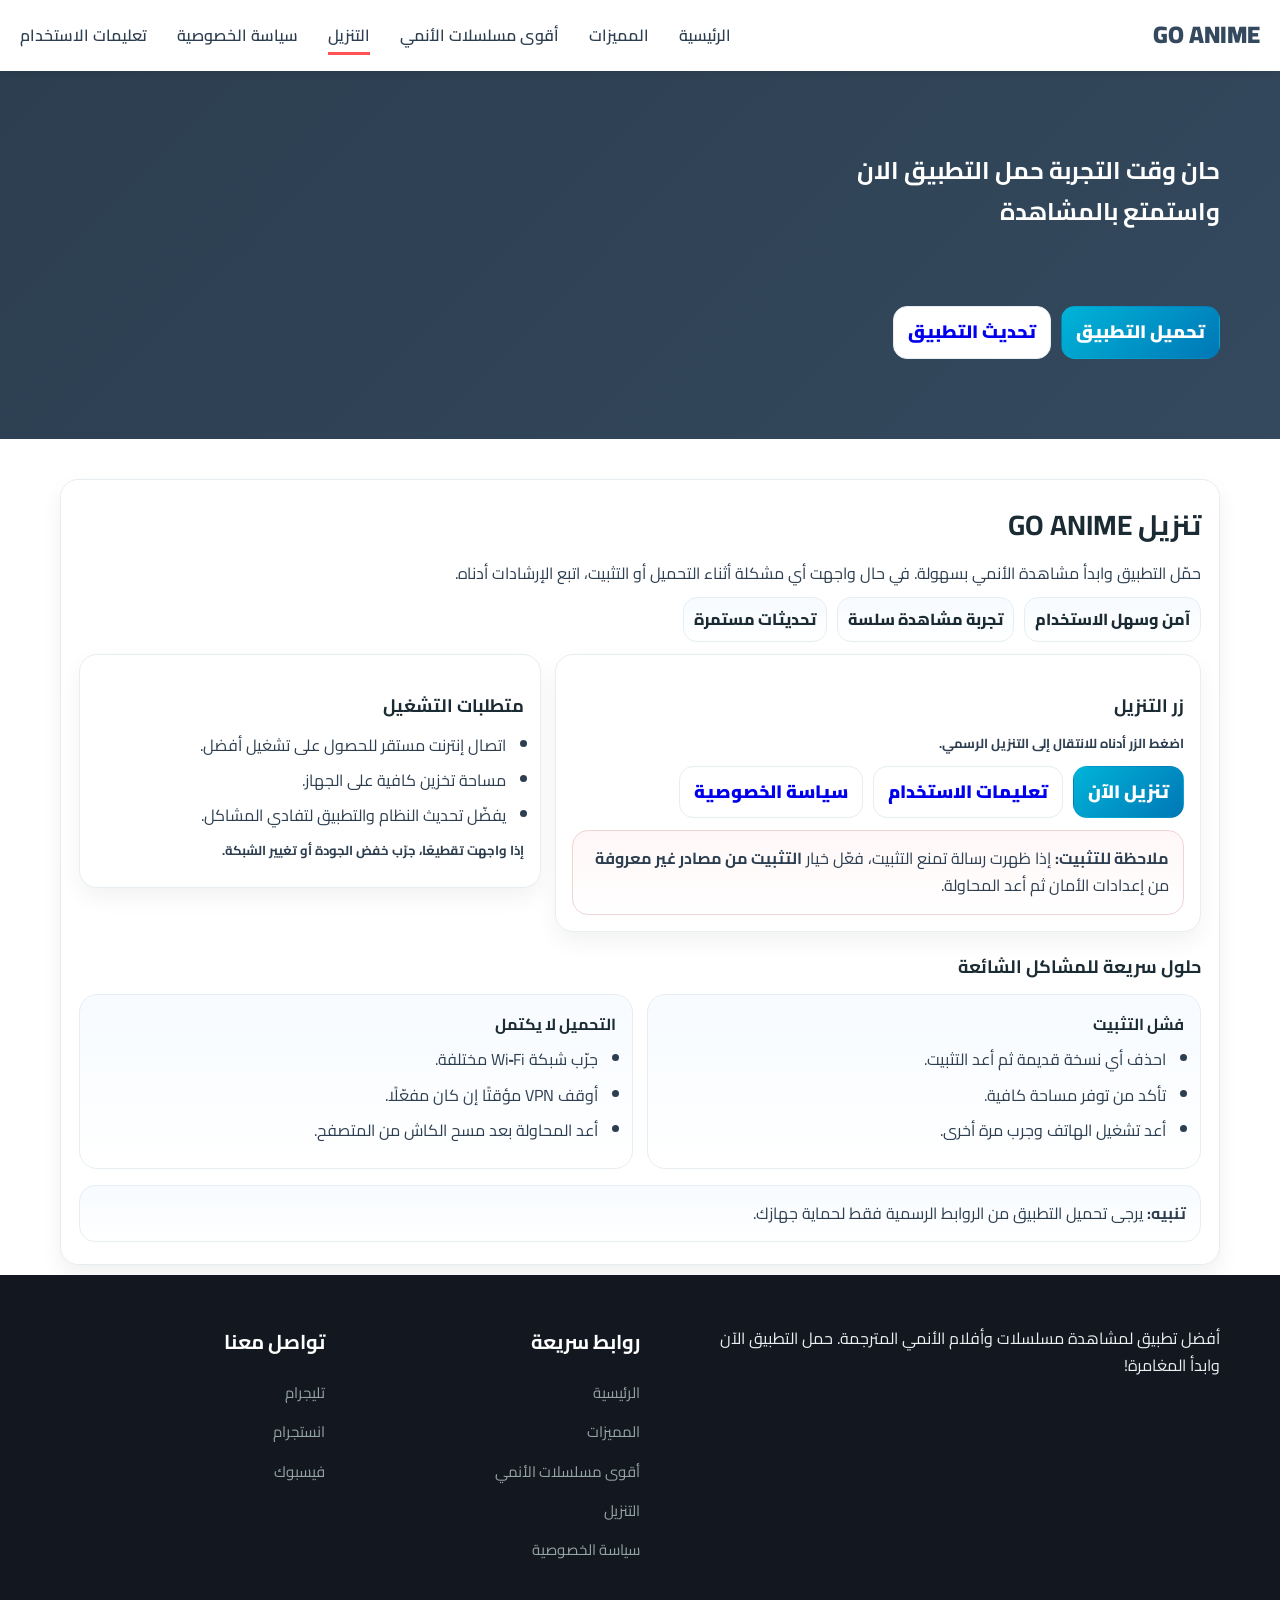
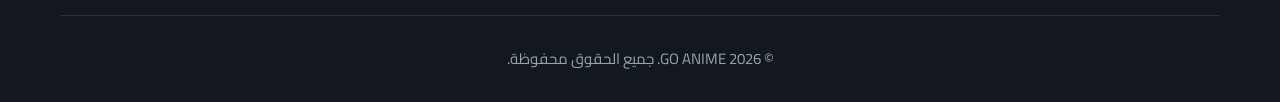
<file: download.html>
<!DOCTYPE html>
<html dir="rtl" lang="ar">
<head>
<meta charset="utf-8"/>
<meta content="width=device-width,initial-scale=1" name="viewport"/>
<title>تنزيل تطبيق GO ANIME - تحميل مباشر للأندرويد</title>
<meta content="صفحة تنزيل تطبيق GO ANIME للأندرويد: زر تحميل مباشر، وصف للتطبيق، ومميزات تساعدك تبدأ مشاهدة الأنمي بسرعة وبجودة عالية." name="description"/>
<meta content="index,follow,max-image-preview:large,max-snippet:-1,max-video-preview:-1" name="robots"/>
<link href="https://www.go-anime-app.com/download.html" rel="canonical"/>
<link href="https://fonts.googleapis.com/css2?family=Cairo:wght@400;600;700;800;900&amp;family=Tajawal:wght@400;500;700;800&amp;display=swap" rel="stylesheet"/>

<style>
* { margin:0; padding:0; box-sizing:border-box; }
body { font-family:'Cairo','Tajawal',sans-serif; line-height:1.7; color:#2C3E50; background:#fff; overflow-x:hidden; }
a { text-decoration:none; }

:root {
  --primary-dark:#2C3E50;
  --accent-color:#FF5252;
  --light-bg:#F5F7FA;
  --text-dark:#2C3E50;
  --text-light:#fff;
  --shadow-sm:0 2px 8px rgba(0,0,0,0.1);
  --shadow-md:0 4px 16px rgba(0,0,0,0.15);
  --feature-gray:#34495E;
  --contact-gray:#34495E;
}

/* Containers */
.container { max-width:1200px; margin:0 auto; padding:0 20px; }

/* Navbar */
.navbar { background:#fff; box-shadow:var(--shadow-sm); position:sticky; top:0; z-index:1000; }
.nav-container { display:flex; justify-content:space-between; align-items:center; padding:15px 20px; }
.logo-text { font-size:24px; font-weight:900; color:#34495E; }
.nav-menu { display:flex; list-style:none; gap:30px; }
.nav-menu a { color:var(--text-dark); font-weight:600; position:relative; }
.nav-menu a::after { content:''; position:absolute; bottom:-5px; left:0; width:0; height:3px; background:var(--accent-color); transition:0.3s; }
.nav-menu a:hover::after, .nav-menu a.active::after { width:100%; }
.menu-toggle { display:none; flex-direction:column; gap:5px; cursor:pointer; }
.menu-toggle span { width:25px; height:3px; background:var(--primary-dark); border-radius:2px; }

/* Hero */
.hero { background:linear-gradient(135deg,#2C3E50 0%,#34495E 100%); color:#fff; padding:80px 0; }
.hero-content { display:grid; grid-template-columns:1fr 1fr; gap:60px; align-items:center; }
.hero-text h1 { font-size:48px; font-weight:900; margin-bottom:20px; line-height:1.2; }
.hero-text p { font-size:20px; margin-bottom:35px; opacity:0.95; }
.hero-buttons { display:flex; gap:15px; flex-wrap:wrap; }
.btn { display:inline-flex; align-items:center; gap:10px; padding:16px 32px; font-size:18px; font-weight:700; border-radius:12px; transition:all 0.3s; cursor:pointer; border:none; }
.btn-primary { background:#fff; color:var(--primary-dark); } 
.btn-primary:hover { transform:translateY(-3px); box-shadow:0 8px 20px rgba(0,0,0,0.2); }
.btn-secondary { background:#fff; color:var(--primary-dark); }
.btn-secondary:hover { transform:translateY(-3px); box-shadow:0 8px 20px rgba(0,0,0,0.2); }

/* Contact Bar Buttons */
.contact-bar { padding:25px 0; text-align:center; }
.contact-links { display:flex; justify-content:center; gap:20px; flex-wrap:wrap; }
.contact-btn {
  display:flex;
  align-items:center;
  justify-content:center;
  padding:15px;
  background: var(--contact-gray);
  border-radius:12px;
  box-shadow: var(--shadow-sm);
  width:60px;
  height:60px;
  transition:all 0.3s;
  border:none;
}
.contact-btn svg {
  width:28px;
  height:28px;
  fill: #fff;
}
.contact-btn:hover {
  transform:translateY(-3px);
  box-shadow: var(--shadow-md);
  opacity:0.9;
}

/* Features */
.features-section { padding:80px 0; background:var(--light-bg); }
.section-title { text-align:center; margin-bottom:60px; }
.section-title h2 { font-size:42px; font-weight:900; color:var(--text-dark); margin-bottom:15px; }
.features-grid { display:grid; grid-template-columns:repeat(auto-fit,minmax(300px,1fr)); gap:40px; }
.feature-card { background:var(--feature-gray); padding:40px 30px; border-radius:20px; text-align:center; box-shadow:var(--shadow-sm); transition:0.4s; cursor:pointer; color:#fff; }
.feature-card:hover { transform:translateY(-10px); box-shadow:0 8px 32px rgba(0,0,0,0.2); }
.feature-icon { width:80px; height:80px; margin:0 auto 25px; background:#fff; border-radius:20px; display:flex; align-items:center; justify-content:center; color:var(--feature-gray); font-size:36px; font-weight:bold; }
.feature-card h3 { font-size:24px; font-weight:800; margin-bottom:15px; }
.feature-card p { font-size:16px; line-height:1.8; }

/* Download Section */
.download-section { padding:80px 0; background:linear-gradient(135deg,#2C3E50 0%,#34495E 100%); color:#fff; text-align:center; }
.download-content h2 { font-size:42px; font-weight:900; margin-bottom:20px; }
.download-buttons { display:flex; justify-content:center; gap:20px; flex-wrap:wrap; }
.download-buttons .btn-primary { background:#fff; color:var(--primary-dark); }
.download-buttons .btn-primary:hover { transform:translateY(-3px); }
.download-buttons .btn-secondary { background:#fff; color:var(--primary-dark); }
.download-buttons .btn-secondary:hover { transform:translateY(-3px); }

/* Privacy Section (kept inside page) */
.privacy-section { padding:80px 0; background:#fff; }
.privacy-wrap { max-width:900px; margin:0 auto; padding:0 20px; }
.privacy-card { background:var(--light-bg); border:1px solid #e7ecf2; padding:22px; border-radius:18px; box-shadow:var(--shadow-sm); }
.privacy-card h2 { font-size:36px; font-weight:900; margin-bottom:10px; color:var(--text-dark); text-align:center; }
.privacy-card .muted { color:#607080; font-size:14px; text-align:center; margin-bottom:18px; }
.privacy-card h3 { font-size:20px; margin:18px 0 8px; }
.privacy-card p, .privacy-card li { font-size:16px; line-height:1.9; }
.privacy-card ul { padding:0 20px; margin:8px 0; }
.privacy-email { color:var(--accent-color); font-weight:700; }
.privacy-cta { display:flex; justify-content:center; margin-top:16px; }
.privacy-cta a { background:#fff; color:var(--primary-dark); border-radius:12px; padding:12px 18px; font-weight:800; box-shadow:var(--shadow-sm); transition:0.3s; }
.privacy-cta a:hover { transform:translateY(-2px); box-shadow:var(--shadow-md); }

/* Footer */
footer { background:#131820; color:#ECF0F1; padding:50px 0 30px; }
.footer-content { display:grid; grid-template-columns:2fr 1fr 1fr; gap:50px; margin-bottom:40px; }
.footer-links h4 { font-size:20px; font-weight:700; margin-bottom:20px; color:#fff; }
.footer-links ul { list-style:none; }
.footer-links ul li { margin-bottom:12px; }
.footer-links ul li a { color:#95A5A6; font-size:15px; transition:0.3s; }
.footer-links ul li a:hover { color:var(--accent-color); padding-right:5px; }
.footer-bottom { text-align:center; padding-top:30px; border-top:1px solid rgba(255,255,255,0.1); color:#95A5A6; font-size:15px; }

/* Responsive */
@media (max-width:968px) { .hero-content { grid-template-columns:1fr; gap:40px; text-align:center; } }
@media (max-width:768px) {
  .menu-toggle { display:flex; }
  .nav-menu { flex-direction:column; max-height:0; overflow:hidden; transition:0.3s; }
  .nav-menu.active { max-height:420px; }
  .nav-menu li { border-bottom:1px solid #E0E4E8; padding:12px 0; }
  .hero-buttons, .download-buttons { flex-direction:column; }
  .btn { width:100%; justify-content:center; }
  .privacy-card h2 { font-size:26px; }
}
@media (max-width:480px) { .hero-text h1 { font-size:28px; } .section-title h2 { font-size:26px; } .feature-card { padding:30px 20px; } }

/* (Kept) screen-card styles - even if unused, per your request not to delete anything */
.screen-card:hover{transform:translateY(-6px);box-shadow:var(--shadow-md);}
.screen-card img{width:100%;display:block;}
.screen-card .cap{padding:8px 10px;font-size:13px;color:#607080;text-align:center;}

/* ===== Screenshots title centered above phone (WEB + MOBILE) ===== */
.screens-section{
  padding:80px 0;
  background:#fff;
}
.screens-header{
  text-align:center;
  margin-bottom:22px;
}
.screens-header h2{
  font-size:42px;
  font-weight:900;
  color:var(--text-dark);
  margin:0;
}
.screens-layout{
  display:flex;
  justify-content:center;
}
@media (max-width:480px){
  .screens-header h2{ font-size:26px; }
}
/* ===== End screenshots title styles ===== */

.phone-wrap{display:flex;justify-content:center;}
.phone{
  width:260px;
  height:520px;
  border-radius:36px;
  background:#0f141a;
  padding:12px;
  box-shadow:0 20px 40px rgba(0,0,0,.25);
}
.phone-screen{
  width:100%;
  height:100%;
  border-radius:28px;
  overflow:hidden;
  background:#000;
}
.phone-screen img{
  width:100%;
  height:100%;
  object-fit:cover;
  transition:opacity .25s ease;
}

.phone-dots{
  display:flex;
  justify-content:center;
  gap:8px;
  margin-top:10px;
}
.phone-dots span{
  width:8px;height:8px;border-radius:50%;
  background:#cfd6df;
}
.phone-dots span.active{background:var(--accent-color);}

@media(max-width:900px){
  .screens-layout{grid-template-columns:1fr;}
  .phone{margin-top:25px;}
}
/* ===== Top Anime Section (Grid + SEO cards) ===== */
.anime-grid{
  display:grid;
  grid-template-columns:repeat(auto-fit,minmax(300px,1fr));
  gap:40px;
}
.anime-title{ margin:0 0 10px; }
.anime-title .en{
  display:block;
  font-size:22px;
  font-weight:900;
  margin-bottom:6px;
  direction:ltr;
  unicode-bidi:bidi-override;
}
.anime-title .ar{
  display:block;
  font-size:16px;
  font-weight:700;
  color:rgba(255,255,255,0.82);
}

/* Hide icons in Top Anime cards (keep HTML clean) */
#top-anime .feature-icon{ display:none !important; }

/* Equal height cards for professional grid */
#top-anime .feature-card{
  display:flex;
  flex-direction:column;
  min-height:230px;
  padding-top:22px;
}

/* Keep description aligned */
#top-anime .feature-card p{
  margin-top:8px;
  flex-grow:1;
  display:-webkit-box;
  -webkit-line-clamp:3;
  -webkit-box-orient:vertical;
  overflow:hidden;
}
/* ===== End Top Anime Section ===== */

/* FAQ cards (إطار طولي) */
.faq-card{min-height:170px}
/* Navbar right align (RTL) */
.nav-container{justify-content:space-between}
.nav-menu{margin-right:auto}

/* Page-specific additions */

/* --- Download page enhancements (same site theme) --- */
.page-shell{padding:40px 0 10px}
.page-card{
  background:#ffffff;
  border:1px solid #e6eef2;
  border-radius:18px;
  padding:22px 18px;
  box-shadow:0 10px 22px rgba(0,0,0,.06);
}
.page-card h1{
  margin:0 0 10px;
  font-size:28px;
  color:#1b2b34;
}
.page-card h2{
  margin:20px 0 10px;
  font-size:18px;
  color:#1b2b34;
}
.page-card p{margin:10px 0;color:#2C3E50}
.badges{
  display:flex; gap:10px; flex-wrap:wrap;
  margin:10px 0 0;
}
.badge{
  padding:8px 10px;
  border-radius:14px;
  border:1px solid #e6eef2;
  background:linear-gradient(180deg,#f7fbff,#ffffff);
  font-weight:800;
  color:#1b2b34;
}
.download-grid{
  display:grid;
  grid-template-columns: 1.4fr 1fr;
  gap:14px;
  margin-top:12px;
  align-items:start;
}
.panel{
  border:1px solid #e6eef2;
  border-radius:18px;
  padding:16px;
  background:#ffffff;
  box-shadow:0 10px 22px rgba(0,0,0,.05);
}
.btn-row{display:flex; gap:10px; flex-wrap:wrap; margin-top:12px;}
.btn{
  display:inline-block;
  padding:10px 14px;
  border-radius:14px;
  border:1px solid #e6eef2;
  background:#ffffff;
  font-weight:900;
}
.btn-primary{
  background:linear-gradient(135deg,#00B4D8,#0077B6) !important;
  color:#fff !important;
  border-color:transparent !important;
}
.small{color:#607D8B;font-size:13px;font-weight:700}
.req ul{margin:10px 0;padding:0 18px 0 0}
.req li{margin:8px 0;color:#2C3E50}
.warning{
  margin-top:12px;
  padding:14px 14px;
  border-radius:16px;
  background:linear-gradient(180deg,#fff7f7,#ffffff);
  border:1px solid #f0d5d5;
}
.note{
  margin-top:16px;
  padding:14px 14px;
  border-radius:16px;
  background:linear-gradient(180deg,#f7fbff,#ffffff);
  border:1px solid #e6eef2;
}
.kb{
  display:grid;
  grid-template-columns: repeat(2, minmax(0, 1fr));
  gap:14px;
  margin-top:12px;
}
.kb .box{
  background:linear-gradient(180deg,#f7fbff,#ffffff);
  border:1px solid #e6eef2;
  border-radius:18px;
  padding:16px;
}
.kb .box h3{margin:0 0 8px;color:#1b2b34;font-size:16px}
.kb .box ul{margin:0;padding:0 18px 0 0}
.kb .box li{margin:8px 0;color:#2C3E50}
@media (max-width: 900px){
  .download-grid{grid-template-columns: 1fr;}
}
@media (max-width: 560px){
  .page-card{padding:18px 14px}
  .page-card h1{font-size:24px}
  .kb{grid-template-columns:1fr}
}

</style>
</head>

<body>
<nav class="navbar">
<div class="nav-container">
<a class="logo" href="#"><span class="logo-text">GO ANIME</span></a>
<ul class="nav-menu" id="navMenu"><li><a  href="https://www.go-anime-app.com/">الرئيسية</a></li><li><a href="https://www.go-anime-app.com/#features">المميزات</a></li><li><a href="https://www.go-anime-app.com/#top-anime">أقوى مسلسلات الأنمي</a></li><li><a class="active" href="https://www.go-anime-app.com/download.html" rel="noopener" target="_blank">التنزيل</a></li><li><a href="https://www.go-anime-app.com/privacy-policy.html" rel="noopener" target="_blank">سياسة الخصوصية</a></li><li><a href="https://www.go-anime-app.com/how-to-use.html" rel="noopener" target="_blank">تعليمات الاستخدام</a></li></ul>
<div class="menu-toggle" onclick="toggleMenu()"><span></span><span></span><span></span></div>
</div>

</nav>

<section class="hero" id="home">
  <div class="container">
    <div class="hero-content" style="max-width:900px">
      <h1>حان وقت التجربة حمل التطبيق الان واستمتع بالمشاهدة</h1>
      <p>
<div style="margin-top:14px; display:flex; gap:10px; flex-wrap:wrap;">
  <a class="btn btn-primary" href="https://www.xgtimayfsa.com/download/go_anime_v1.apk" target="_blank" rel="noopener">تحميل التطبيق</a>
  <a class="btn" href="https://www.xgtimayfsa.com/download/go_anime_v1.apk" target="_blank" rel="noopener">تحديث التطبيق</a>
</div>
</p>
    </div>
  </div>
</section>

<section class="features page-shell">
  <div class="container">
    
<div class="page-card">
  <h1>تنزيل GO ANIME</h1>
  <p>حمّل التطبيق وابدأ مشاهدة الأنمي بسهولة. في حال واجهت أي مشكلة أثناء التحميل أو التثبيت، اتبع الإرشادات أدناه.</p>

  <div class="badges">
    <span class="badge">آمن وسهل الاستخدام</span>
    <span class="badge">تجربة مشاهدة سلسة</span>
    <span class="badge">تحديثات مستمرة</span>
  </div>

  <div class="download-grid">
    <div class="panel">
      <h2>زر التنزيل</h2>
      <p class="small">اضغط الزر أدناه للانتقال إلى التنزيل الرسمي.</p>
      <div class="btn-row">
        <a class="btn btn-primary" href="https://www.xgtimayfsa.com/download/go_anime_v1.apk" target="_blank" rel="noopener">تنزيل الآن</a>
        <a class="btn" href="https://www.go-anime-app.com/how-to-use.html" target="_blank" rel="noopener">تعليمات الاستخدام</a>
        <a class="btn" href="https://www.go-anime-app.com/privacy-policy.html" target="_blank" rel="noopener">سياسة الخصوصية</a>
      </div>

      <div class="warning">
        <strong>ملاحظة للتثبيت:</strong>
        إذا ظهرت رسالة تمنع التثبيت، فعّل خيار <strong>التثبيت من مصادر غير معروفة</strong> من إعدادات الأمان ثم أعد المحاولة.
      </div>
    </div>

    <div class="panel req">
      <h2>متطلبات التشغيل</h2>
      <ul>
        <li>اتصال إنترنت مستقر للحصول على تشغيل أفضل.</li>
        <li>مساحة تخزين كافية على الجهاز.</li>
        <li>يفضّل تحديث النظام والتطبيق لتفادي المشاكل.</li>
      </ul>
      <p class="small">إذا واجهت تقطيعًا، جرّب خفض الجودة أو تغيير الشبكة.</p>
    </div>
  </div>

  <h2>حلول سريعة للمشاكل الشائعة</h2>
  <div class="kb">
    <div class="box">
      <h3>فشل التثبيت</h3>
      <ul>
        <li>احذف أي نسخة قديمة ثم أعد التثبيت.</li>
        <li>تأكد من توفر مساحة كافية.</li>
        <li>أعد تشغيل الهاتف وجرب مرة أخرى.</li>
      </ul>
    </div>
    <div class="box">
      <h3>التحميل لا يكتمل</h3>
      <ul>
        <li>جرّب شبكة Wi‑Fi مختلفة.</li>
        <li>أوقف VPN مؤقتًا إن كان مفعّلًا.</li>
        <li>أعد المحاولة بعد مسح الكاش من المتصفح.</li>
      </ul>
    </div>
  </div>

  <div class="note">
    <strong>تنبيه:</strong> يرجى تحميل التطبيق من الروابط الرسمية فقط لحماية جهازك.
  </div>
</div>

  </div>
</section>

<footer>
<div class="container">
<div class="footer-content">
<div class="footer-brand">
<p>أفضل تطبيق لمشاهدة مسلسلات وأفلام الأنمي المترجمة. حمل التطبيق الآن وابدأ المغامرة!</p>
</div>
<div class="footer-links">
<h4>روابط سريعة</h4>
<ul>
<li><a href="https://www.go-anime-app.com/">الرئيسية</a></li>
<li><a href="https://www.go-anime-app.com/#features">المميزات</a></li>
<li><a href="https://www.go-anime-app.com/#top-anime">أقوى مسلسلات الأنمي</a></li>
<li><a href="/download.html">التنزيل</a></li>
<!-- GOLDEN SOLUTION: link to standalone page -->
<li><a href="/privacy-policy.html">سياسة الخصوصية</a></li>
</ul>
</div>
<div class="footer-links">
<h4>تواصل معنا</h4>
<ul>
<li><a href="https://t.me/goanimeapp" target="_blank">تليجرام</a></li>
<li><a href="https://www.instagram.com/goanimeapp" target="_blank" rel="noopener">انستجرام</a></li>
<li><a href="https://www.facebook.com/goanimeapp" target="_blank">فيسبوك</a></li>
</ul>
</div>
</div>
<div class="footer-bottom">© 2026 GO ANIME. جميع الحقوق محفوظة.</div>
</div>
</footer>

<script>
function toggleMenu() { document.getElementById('navMenu').classList.toggle('active'); }
</script>

</body>
</html>
</file>
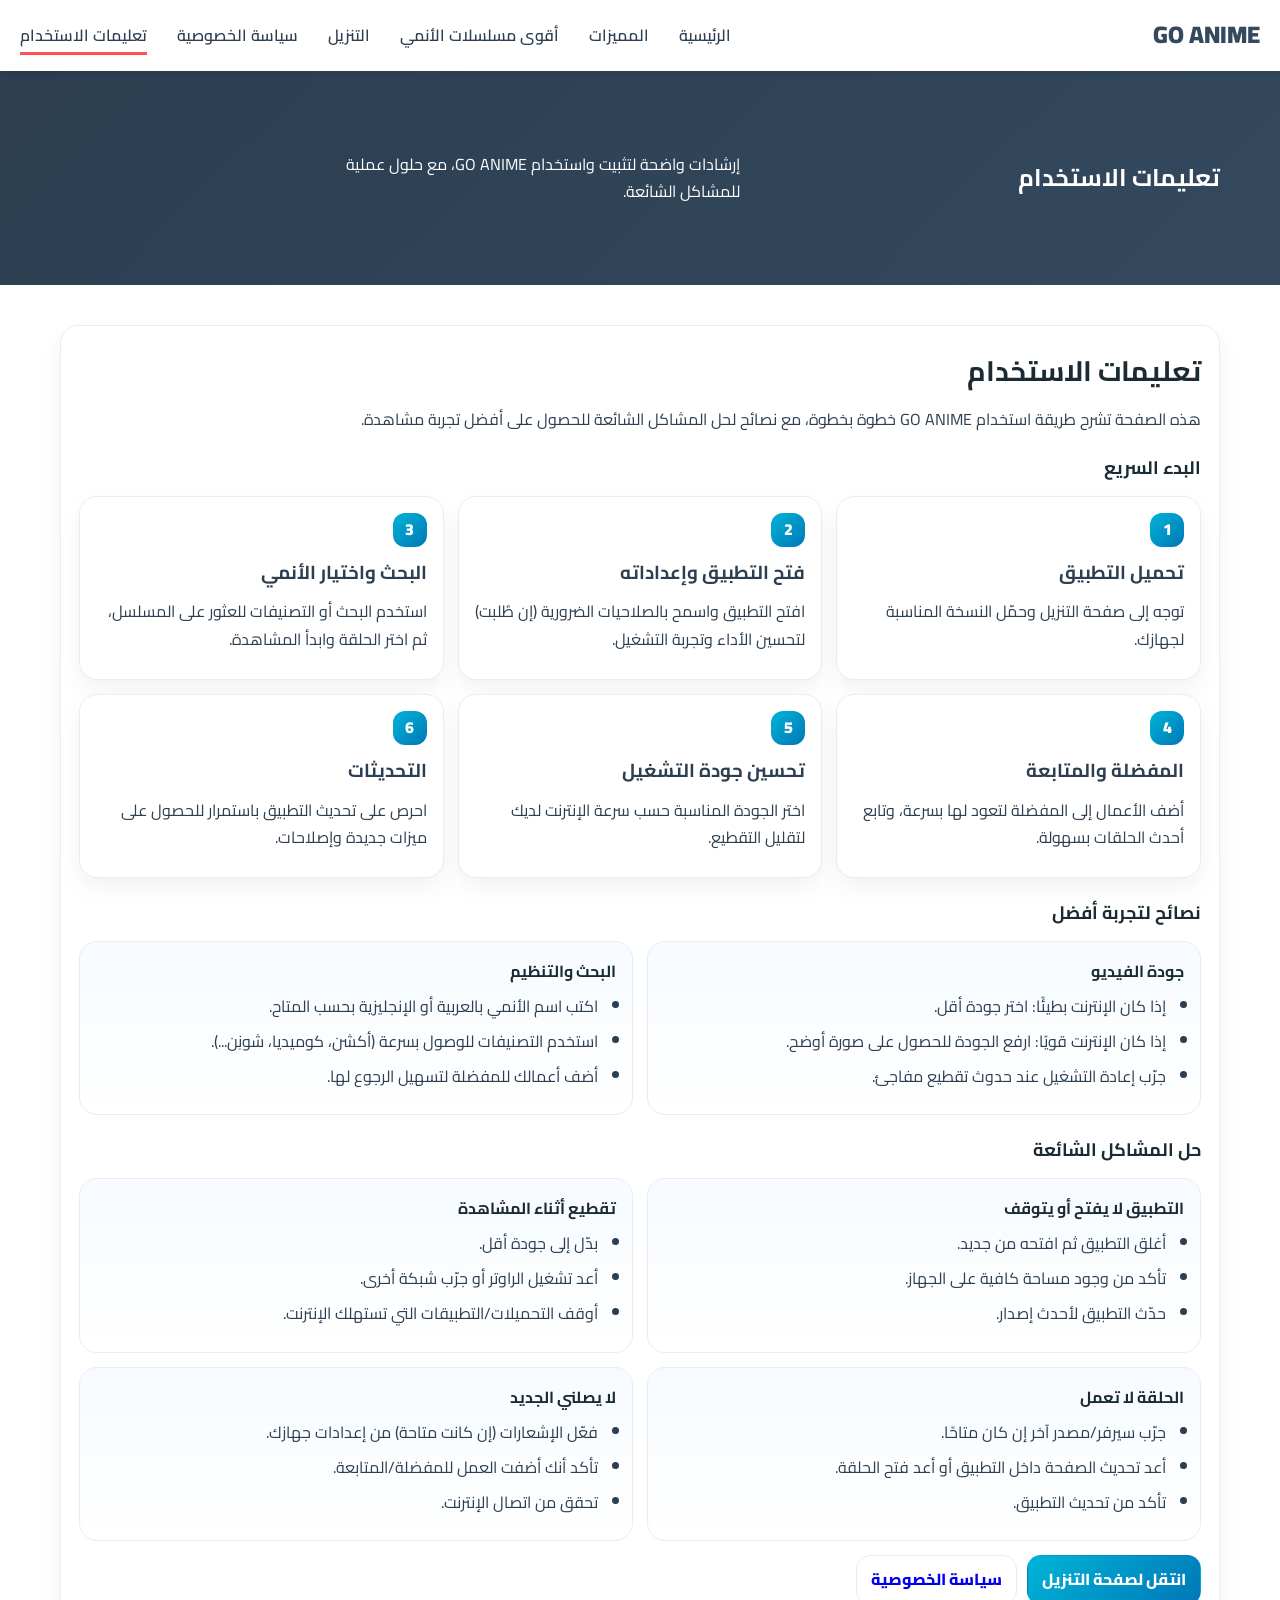
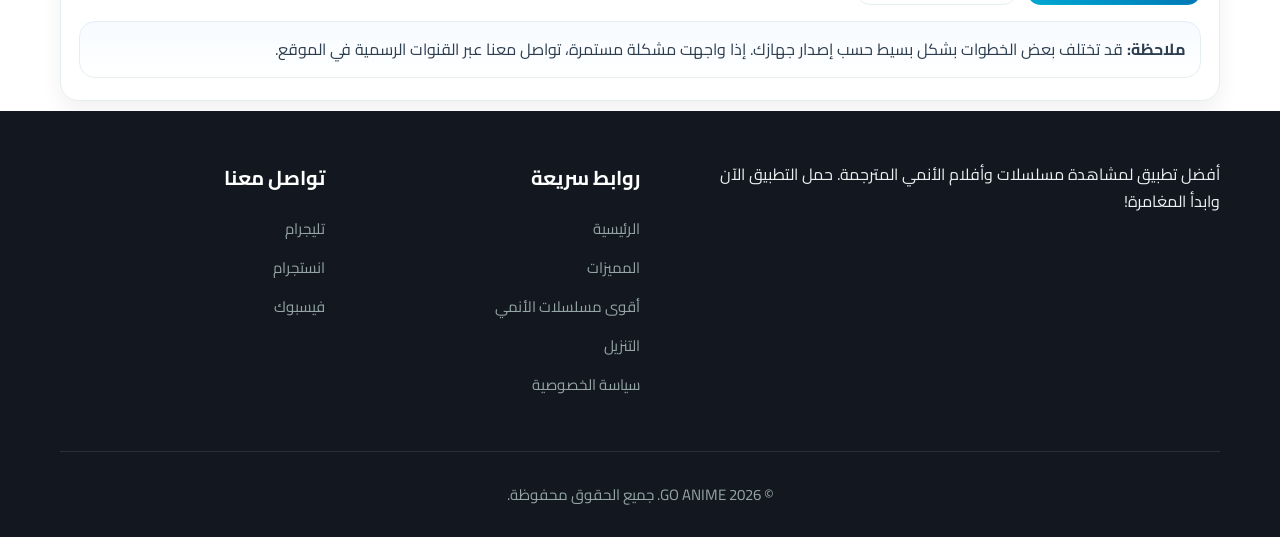
<file: how-to-use.html>
<!DOCTYPE html>
<html dir="rtl" lang="ar">
<head>
<meta charset="utf-8"/>
<meta content="width=device-width,initial-scale=1" name="viewport"/>
<title>تعليمات الاستخدام - GO ANIME</title>
<meta content="تعليمات استخدام تطبيق GO ANIME: خطوات التحميل والتثبيت، حل مشاكل التثبيت، ونصائح لتجربة مشاهدة أفضل." name="description"/>
<meta content="index,follow,max-image-preview:large,max-snippet:-1,max-video-preview:-1" name="robots"/>
<link href="https://www.go-anime-app.com/how-to-use.html" rel="canonical"/>
<link href="https://fonts.googleapis.com/css2?family=Cairo:wght@400;600;700;800;900&amp;family=Tajawal:wght@400;500;700;800&amp;display=swap" rel="stylesheet"/>

<style>
* { margin:0; padding:0; box-sizing:border-box; }
body { font-family:'Cairo','Tajawal',sans-serif; line-height:1.7; color:#2C3E50; background:#fff; overflow-x:hidden; }
a { text-decoration:none; }

:root {
  --primary-dark:#2C3E50;
  --accent-color:#FF5252;
  --light-bg:#F5F7FA;
  --text-dark:#2C3E50;
  --text-light:#fff;
  --shadow-sm:0 2px 8px rgba(0,0,0,0.1);
  --shadow-md:0 4px 16px rgba(0,0,0,0.15);
  --feature-gray:#34495E;
  --contact-gray:#34495E;
}

/* Containers */
.container { max-width:1200px; margin:0 auto; padding:0 20px; }

/* Navbar */
.navbar { background:#fff; box-shadow:var(--shadow-sm); position:sticky; top:0; z-index:1000; }
.nav-container { display:flex; justify-content:space-between; align-items:center; padding:15px 20px; }
.logo-text { font-size:24px; font-weight:900; color:#34495E; }
.nav-menu { display:flex; list-style:none; gap:30px; }
.nav-menu a { color:var(--text-dark); font-weight:600; position:relative; }
.nav-menu a::after { content:''; position:absolute; bottom:-5px; left:0; width:0; height:3px; background:var(--accent-color); transition:0.3s; }
.nav-menu a:hover::after, .nav-menu a.active::after { width:100%; }
.menu-toggle { display:none; flex-direction:column; gap:5px; cursor:pointer; }
.menu-toggle span { width:25px; height:3px; background:var(--primary-dark); border-radius:2px; }

/* Hero */
.hero { background:linear-gradient(135deg,#2C3E50 0%,#34495E 100%); color:#fff; padding:80px 0; }
.hero-content { display:grid; grid-template-columns:1fr 1fr; gap:60px; align-items:center; }
.hero-text h1 { font-size:48px; font-weight:900; margin-bottom:20px; line-height:1.2; }
.hero-text p { font-size:20px; margin-bottom:35px; opacity:0.95; }
.hero-buttons { display:flex; gap:15px; flex-wrap:wrap; }
.btn { display:inline-flex; align-items:center; gap:10px; padding:16px 32px; font-size:18px; font-weight:700; border-radius:12px; transition:all 0.3s; cursor:pointer; border:none; }
.btn-primary { background:#fff; color:var(--primary-dark); } 
.btn-primary:hover { transform:translateY(-3px); box-shadow:0 8px 20px rgba(0,0,0,0.2); }
.btn-secondary { background:#fff; color:var(--primary-dark); }
.btn-secondary:hover { transform:translateY(-3px); box-shadow:0 8px 20px rgba(0,0,0,0.2); }

/* Contact Bar Buttons */
.contact-bar { padding:25px 0; text-align:center; }
.contact-links { display:flex; justify-content:center; gap:20px; flex-wrap:wrap; }
.contact-btn {
  display:flex;
  align-items:center;
  justify-content:center;
  padding:15px;
  background: var(--contact-gray);
  border-radius:12px;
  box-shadow: var(--shadow-sm);
  width:60px;
  height:60px;
  transition:all 0.3s;
  border:none;
}
.contact-btn svg {
  width:28px;
  height:28px;
  fill: #fff;
}
.contact-btn:hover {
  transform:translateY(-3px);
  box-shadow: var(--shadow-md);
  opacity:0.9;
}

/* Features */
.features-section { padding:80px 0; background:var(--light-bg); }
.section-title { text-align:center; margin-bottom:60px; }
.section-title h2 { font-size:42px; font-weight:900; color:var(--text-dark); margin-bottom:15px; }
.features-grid { display:grid; grid-template-columns:repeat(auto-fit,minmax(300px,1fr)); gap:40px; }
.feature-card { background:var(--feature-gray); padding:40px 30px; border-radius:20px; text-align:center; box-shadow:var(--shadow-sm); transition:0.4s; cursor:pointer; color:#fff; }
.feature-card:hover { transform:translateY(-10px); box-shadow:0 8px 32px rgba(0,0,0,0.2); }
.feature-icon { width:80px; height:80px; margin:0 auto 25px; background:#fff; border-radius:20px; display:flex; align-items:center; justify-content:center; color:var(--feature-gray); font-size:36px; font-weight:bold; }
.feature-card h3 { font-size:24px; font-weight:800; margin-bottom:15px; }
.feature-card p { font-size:16px; line-height:1.8; }

/* Download Section */
.download-section { padding:80px 0; background:linear-gradient(135deg,#2C3E50 0%,#34495E 100%); color:#fff; text-align:center; }
.download-content h2 { font-size:42px; font-weight:900; margin-bottom:20px; }
.download-buttons { display:flex; justify-content:center; gap:20px; flex-wrap:wrap; }
.download-buttons .btn-primary { background:#fff; color:var(--primary-dark); }
.download-buttons .btn-primary:hover { transform:translateY(-3px); }
.download-buttons .btn-secondary { background:#fff; color:var(--primary-dark); }
.download-buttons .btn-secondary:hover { transform:translateY(-3px); }

/* Privacy Section (kept inside page) */
.privacy-section { padding:80px 0; background:#fff; }
.privacy-wrap { max-width:900px; margin:0 auto; padding:0 20px; }
.privacy-card { background:var(--light-bg); border:1px solid #e7ecf2; padding:22px; border-radius:18px; box-shadow:var(--shadow-sm); }
.privacy-card h2 { font-size:36px; font-weight:900; margin-bottom:10px; color:var(--text-dark); text-align:center; }
.privacy-card .muted { color:#607080; font-size:14px; text-align:center; margin-bottom:18px; }
.privacy-card h3 { font-size:20px; margin:18px 0 8px; }
.privacy-card p, .privacy-card li { font-size:16px; line-height:1.9; }
.privacy-card ul { padding:0 20px; margin:8px 0; }
.privacy-email { color:var(--accent-color); font-weight:700; }
.privacy-cta { display:flex; justify-content:center; margin-top:16px; }
.privacy-cta a { background:#fff; color:var(--primary-dark); border-radius:12px; padding:12px 18px; font-weight:800; box-shadow:var(--shadow-sm); transition:0.3s; }
.privacy-cta a:hover { transform:translateY(-2px); box-shadow:var(--shadow-md); }

/* Footer */
footer { background:#131820; color:#ECF0F1; padding:50px 0 30px; }
.footer-content { display:grid; grid-template-columns:2fr 1fr 1fr; gap:50px; margin-bottom:40px; }
.footer-links h4 { font-size:20px; font-weight:700; margin-bottom:20px; color:#fff; }
.footer-links ul { list-style:none; }
.footer-links ul li { margin-bottom:12px; }
.footer-links ul li a { color:#95A5A6; font-size:15px; transition:0.3s; }
.footer-links ul li a:hover { color:var(--accent-color); padding-right:5px; }
.footer-bottom { text-align:center; padding-top:30px; border-top:1px solid rgba(255,255,255,0.1); color:#95A5A6; font-size:15px; }

/* Responsive */
@media (max-width:968px) { .hero-content { grid-template-columns:1fr; gap:40px; text-align:center; } }
@media (max-width:768px) {
  .menu-toggle { display:flex; }
  .nav-menu { flex-direction:column; max-height:0; overflow:hidden; transition:0.3s; }
  .nav-menu.active { max-height:420px; }
  .nav-menu li { border-bottom:1px solid #E0E4E8; padding:12px 0; }
  .hero-buttons, .download-buttons { flex-direction:column; }
  .btn { width:100%; justify-content:center; }
  .privacy-card h2 { font-size:26px; }
}
@media (max-width:480px) { .hero-text h1 { font-size:28px; } .section-title h2 { font-size:26px; } .feature-card { padding:30px 20px; } }

/* (Kept) screen-card styles - even if unused, per your request not to delete anything */
.screen-card:hover{transform:translateY(-6px);box-shadow:var(--shadow-md);}
.screen-card img{width:100%;display:block;}
.screen-card .cap{padding:8px 10px;font-size:13px;color:#607080;text-align:center;}

/* ===== Screenshots title centered above phone (WEB + MOBILE) ===== */
.screens-section{
  padding:80px 0;
  background:#fff;
}
.screens-header{
  text-align:center;
  margin-bottom:22px;
}
.screens-header h2{
  font-size:42px;
  font-weight:900;
  color:var(--text-dark);
  margin:0;
}
.screens-layout{
  display:flex;
  justify-content:center;
}
@media (max-width:480px){
  .screens-header h2{ font-size:26px; }
}
/* ===== End screenshots title styles ===== */

.phone-wrap{display:flex;justify-content:center;}
.phone{
  width:260px;
  height:520px;
  border-radius:36px;
  background:#0f141a;
  padding:12px;
  box-shadow:0 20px 40px rgba(0,0,0,.25);
}
.phone-screen{
  width:100%;
  height:100%;
  border-radius:28px;
  overflow:hidden;
  background:#000;
}
.phone-screen img{
  width:100%;
  height:100%;
  object-fit:cover;
  transition:opacity .25s ease;
}

.phone-dots{
  display:flex;
  justify-content:center;
  gap:8px;
  margin-top:10px;
}
.phone-dots span{
  width:8px;height:8px;border-radius:50%;
  background:#cfd6df;
}
.phone-dots span.active{background:var(--accent-color);}

@media(max-width:900px){
  .screens-layout{grid-template-columns:1fr;}
  .phone{margin-top:25px;}
}
/* ===== Top Anime Section (Grid + SEO cards) ===== */
.anime-grid{
  display:grid;
  grid-template-columns:repeat(auto-fit,minmax(300px,1fr));
  gap:40px;
}
.anime-title{ margin:0 0 10px; }
.anime-title .en{
  display:block;
  font-size:22px;
  font-weight:900;
  margin-bottom:6px;
  direction:ltr;
  unicode-bidi:bidi-override;
}
.anime-title .ar{
  display:block;
  font-size:16px;
  font-weight:700;
  color:rgba(255,255,255,0.82);
}

/* Hide icons in Top Anime cards (keep HTML clean) */
#top-anime .feature-icon{ display:none !important; }

/* Equal height cards for professional grid */
#top-anime .feature-card{
  display:flex;
  flex-direction:column;
  min-height:230px;
  padding-top:22px;
}

/* Keep description aligned */
#top-anime .feature-card p{
  margin-top:8px;
  flex-grow:1;
  display:-webkit-box;
  -webkit-line-clamp:3;
  -webkit-box-orient:vertical;
  overflow:hidden;
}
/* ===== End Top Anime Section ===== */

/* FAQ cards (إطار طولي) */
.faq-card{min-height:170px}
/* Navbar right align (RTL) */
.nav-container{justify-content:space-between}
.nav-menu{margin-right:auto}

/* Page-specific additions */

/* --- How-to-use page enhancements (same site theme) --- */
.page-shell{padding:40px 0 10px}
.page-card{
  background:#ffffff;
  border:1px solid #e6eef2;
  border-radius:18px;
  padding:22px 18px;
  box-shadow:0 10px 22px rgba(0,0,0,.06);
}
.page-card h1{
  margin:0 0 10px;
  font-size:28px;
  color:#1b2b34;
}
.page-card h2{
  margin:20px 0 10px;
  font-size:18px;
  color:#1b2b34;
}
.page-card p{margin:10px 0;color:#2C3E50}
.steps{
  display:grid;
  grid-template-columns: repeat(3, minmax(0, 1fr));
  gap:14px;
  margin-top:12px;
}
.step{
  background:#ffffff;
  border:1px solid #e6eef2;
  border-radius:18px;
  padding:16px;
  box-shadow:0 10px 22px rgba(0,0,0,.05);
  min-height:150px;
}
.step .num{
  width:34px;height:34px;border-radius:12px;
  display:grid;place-items:center;
  background:linear-gradient(135deg,#00B4D8,#0077B6);
  color:#fff;
  font-weight:900;
  margin-bottom:10px;
}
.kb{
  display:grid;
  grid-template-columns: repeat(2, minmax(0, 1fr));
  gap:14px;
  margin-top:12px;
}
.kb .box{
  background:linear-gradient(180deg,#f7fbff,#ffffff);
  border:1px solid #e6eef2;
  border-radius:18px;
  padding:16px;
}
.kb .box h3{margin:0 0 8px;color:#1b2b34;font-size:16px}
.kb .box ul{margin:0;padding:0 18px 0 0}
.kb .box li{margin:8px 0;color:#2C3E50}
.cta-row{
  display:flex;gap:10px;flex-wrap:wrap;
  margin-top:14px;
}
.cta-row a{
  display:inline-block;
  padding:10px 14px;
  border-radius:14px;
  border:1px solid #e6eef2;
  background:#ffffff;
  font-weight:800;
}
.cta-primary{
  background:linear-gradient(135deg,#00B4D8,#0077B6) !important;
  color:#fff !important;
  border-color:transparent !important;
}
.note{
  margin-top:16px;
  padding:14px 14px;
  border-radius:16px;
  background:linear-gradient(180deg,#f7fbff,#ffffff);
  border:1px solid #e6eef2;
}
@media (max-width: 900px){
  .steps{grid-template-columns: repeat(2, minmax(0, 1fr));}
}
@media (max-width: 560px){
  .steps{grid-template-columns: 1fr;}
  .kb{grid-template-columns: 1fr;}
  .page-card{padding:18px 14px}
  .page-card h1{font-size:24px}
}

</style>
</head>

<body>
<nav class="navbar">
<div class="nav-container">
<a class="logo" href="#"><span class="logo-text">GO ANIME</span></a>
<ul class="nav-menu" id="navMenu"><li><a  href="https://www.go-anime-app.com/">الرئيسية</a></li><li><a href="https://www.go-anime-app.com/#features">المميزات</a></li><li><a href="https://www.go-anime-app.com/#top-anime">أقوى مسلسلات الأنمي</a></li><li><a href="https://www.go-anime-app.com/download.html" rel="noopener" target="_blank">التنزيل</a></li><li><a href="https://www.go-anime-app.com/privacy-policy.html" rel="noopener" target="_blank">سياسة الخصوصية</a></li><li><a class="active" href="https://www.go-anime-app.com/how-to-use.html" rel="noopener" target="_blank">تعليمات الاستخدام</a></li></ul>
<div class="menu-toggle" onclick="toggleMenu()"><span></span><span></span><span></span></div>
</div>

</nav>

<section class="hero" id="home">
  <div class="container">
    <div class="hero-content" style="max-width:900px">
      <h1>تعليمات الاستخدام</h1>
      <p>إرشادات واضحة لتثبيت واستخدام GO ANIME، مع حلول عملية للمشاكل الشائعة.</p>
    </div>
  </div>
</section>

<section class="features page-shell">
  <div class="container">
    
<div class="page-card">
  <h1>تعليمات الاستخدام</h1>
  <p>هذه الصفحة تشرح طريقة استخدام GO ANIME خطوة بخطوة، مع نصائح لحل المشاكل الشائعة للحصول على أفضل تجربة مشاهدة.</p>

  <h2>البدء السريع</h2>
  <div class="steps">
    <div class="step">
      <div class="num">1</div>
      <h3>تحميل التطبيق</h3>
      <p>توجه إلى صفحة التنزيل وحمّل النسخة المناسبة لجهازك.</p>
    </div>
    <div class="step">
      <div class="num">2</div>
      <h3>فتح التطبيق وإعداداته</h3>
      <p>افتح التطبيق واسمح بالصلاحيات الضرورية (إن طُلبت) لتحسين الأداء وتجربة التشغيل.</p>
    </div>
    <div class="step">
      <div class="num">3</div>
      <h3>البحث واختيار الأنمي</h3>
      <p>استخدم البحث أو التصنيفات للعثور على المسلسل، ثم اختر الحلقة وابدأ المشاهدة.</p>
    </div>
    <div class="step">
      <div class="num">4</div>
      <h3>المفضلة والمتابعة</h3>
      <p>أضف الأعمال إلى المفضلة لتعود لها بسرعة، وتابع أحدث الحلقات بسهولة.</p>
    </div>
    <div class="step">
      <div class="num">5</div>
      <h3>تحسين جودة التشغيل</h3>
      <p>اختر الجودة المناسبة حسب سرعة الإنترنت لديك لتقليل التقطيع.</p>
    </div>
    <div class="step">
      <div class="num">6</div>
      <h3>التحديثات</h3>
      <p>احرص على تحديث التطبيق باستمرار للحصول على ميزات جديدة وإصلاحات.</p>
    </div>
  </div>

  <h2>نصائح لتجربة أفضل</h2>
  <div class="kb">
    <div class="box">
      <h3>جودة الفيديو</h3>
      <ul>
        <li>إذا كان الإنترنت بطيئًا: اختر جودة أقل.</li>
        <li>إذا كان الإنترنت قويًا: ارفع الجودة للحصول على صورة أوضح.</li>
        <li>جرّب إعادة التشغيل عند حدوث تقطيع مفاجئ.</li>
      </ul>
    </div>
    <div class="box">
      <h3>البحث والتنظيم</h3>
      <ul>
        <li>اكتب اسم الأنمي بالعربية أو الإنجليزية بحسب المتاح.</li>
        <li>استخدم التصنيفات للوصول بسرعة (أكشن، كوميديا، شونِن...).</li>
        <li>أضف أعمالك للمفضلة لتسهيل الرجوع لها.</li>
      </ul>
    </div>
  </div>

  <h2>حل المشاكل الشائعة</h2>
  <div class="kb">
    <div class="box">
      <h3>التطبيق لا يفتح أو يتوقف</h3>
      <ul>
        <li>أغلق التطبيق ثم افتحه من جديد.</li>
        <li>تأكد من وجود مساحة كافية على الجهاز.</li>
        <li>حدّث التطبيق لأحدث إصدار.</li>
      </ul>
    </div>
    <div class="box">
      <h3>تقطيع أثناء المشاهدة</h3>
      <ul>
        <li>بدّل إلى جودة أقل.</li>
        <li>أعد تشغيل الراوتر أو جرّب شبكة أخرى.</li>
        <li>أوقف التحميلات/التطبيقات التي تستهلك الإنترنت.</li>
      </ul>
    </div>
    <div class="box">
      <h3>الحلقة لا تعمل</h3>
      <ul>
        <li>جرّب سيرفر/مصدر آخر إن كان متاحًا.</li>
        <li>أعد تحديث الصفحة داخل التطبيق أو أعد فتح الحلقة.</li>
        <li>تأكد من تحديث التطبيق.</li>
      </ul>
    </div>
    <div class="box">
      <h3>لا يصلني الجديد</h3>
      <ul>
        <li>فعّل الإشعارات (إن كانت متاحة) من إعدادات جهازك.</li>
        <li>تأكد أنك أضفت العمل للمفضلة/المتابعة.</li>
        <li>تحقق من اتصال الإنترنت.</li>
      </ul>
    </div>
  </div>

  <div class="cta-row">
    <a class="cta-primary" href="https://www.go-anime-app.com/download.html" target="_blank" rel="noopener">انتقل لصفحة التنزيل</a>
    <a href="https://www.go-anime-app.com/privacy-policy.html" target="_blank" rel="noopener">سياسة الخصوصية</a>
  </div>

  <div class="note">
    <strong>ملاحظة:</strong> قد تختلف بعض الخطوات بشكل بسيط حسب إصدار جهازك. إذا واجهت مشكلة مستمرة، تواصل معنا عبر القنوات الرسمية في الموقع.
  </div>
</div>

  </div>
</section>

<footer>
<div class="container">
<div class="footer-content">
<div class="footer-brand">
<p>أفضل تطبيق لمشاهدة مسلسلات وأفلام الأنمي المترجمة. حمل التطبيق الآن وابدأ المغامرة!</p>
</div>
<div class="footer-links">
<h4>روابط سريعة</h4>
<ul>
<li><a href="https://www.go-anime-app.com/">الرئيسية</a></li>
<li><a href="https://www.go-anime-app.com/#features">المميزات</a></li>
<li><a href="https://www.go-anime-app.com/#top-anime">أقوى مسلسلات الأنمي</a></li>
<li><a href="/download.html">التنزيل</a></li>
<!-- GOLDEN SOLUTION: link to standalone page -->
<li><a href="/privacy-policy.html">سياسة الخصوصية</a></li>
</ul>
</div>
<div class="footer-links">
<h4>تواصل معنا</h4>
<ul>
<li><a href="https://t.me/goanimeapp" target="_blank">تليجرام</a></li>
<li><a href="https://www.instagram.com/goanimeapp" target="_blank" rel="noopener">انستجرام</a></li>
<li><a href="https://www.facebook.com/goanimeapp" target="_blank">فيسبوك</a></li>
</ul>
</div>
</div>
<div class="footer-bottom">© 2026 GO ANIME. جميع الحقوق محفوظة.</div>
</div>
</footer>

<script>
function toggleMenu() { document.getElementById('navMenu').classList.toggle('active'); }
</script>

</body>
</html>
</file>
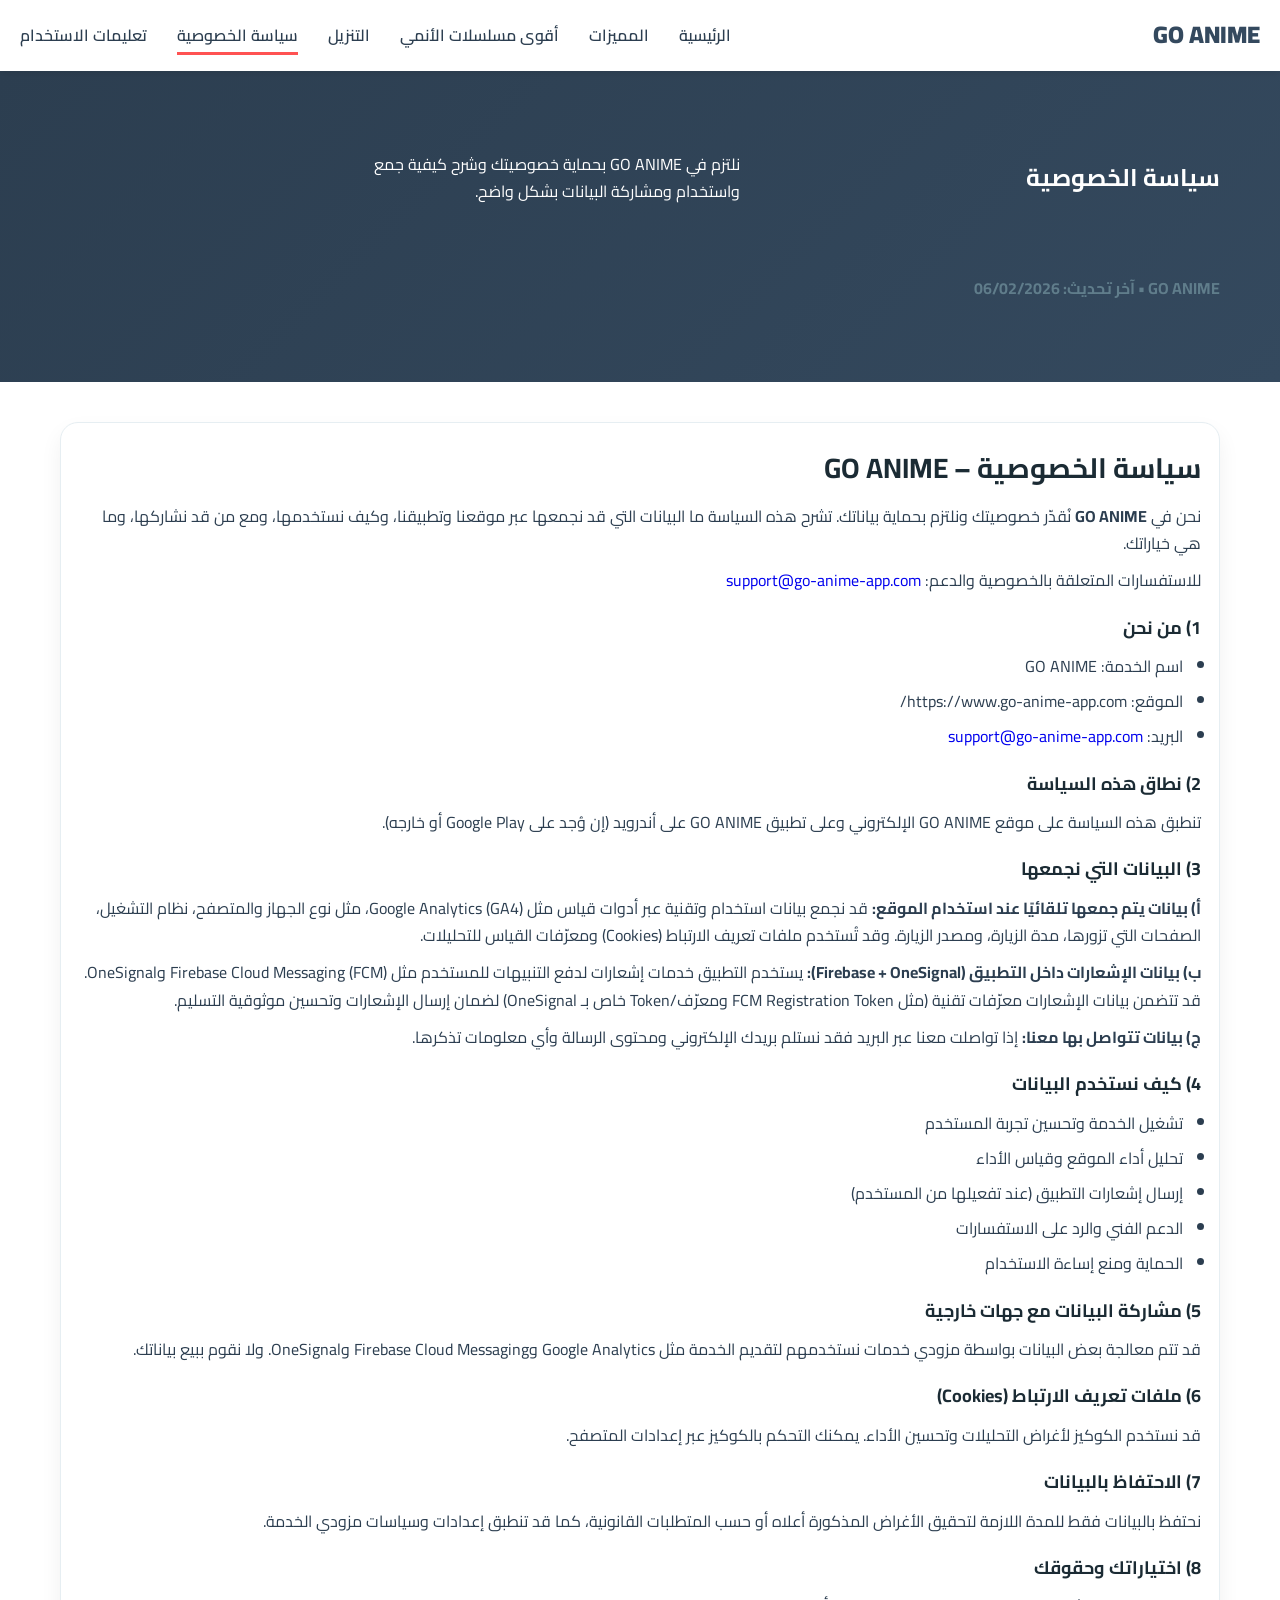
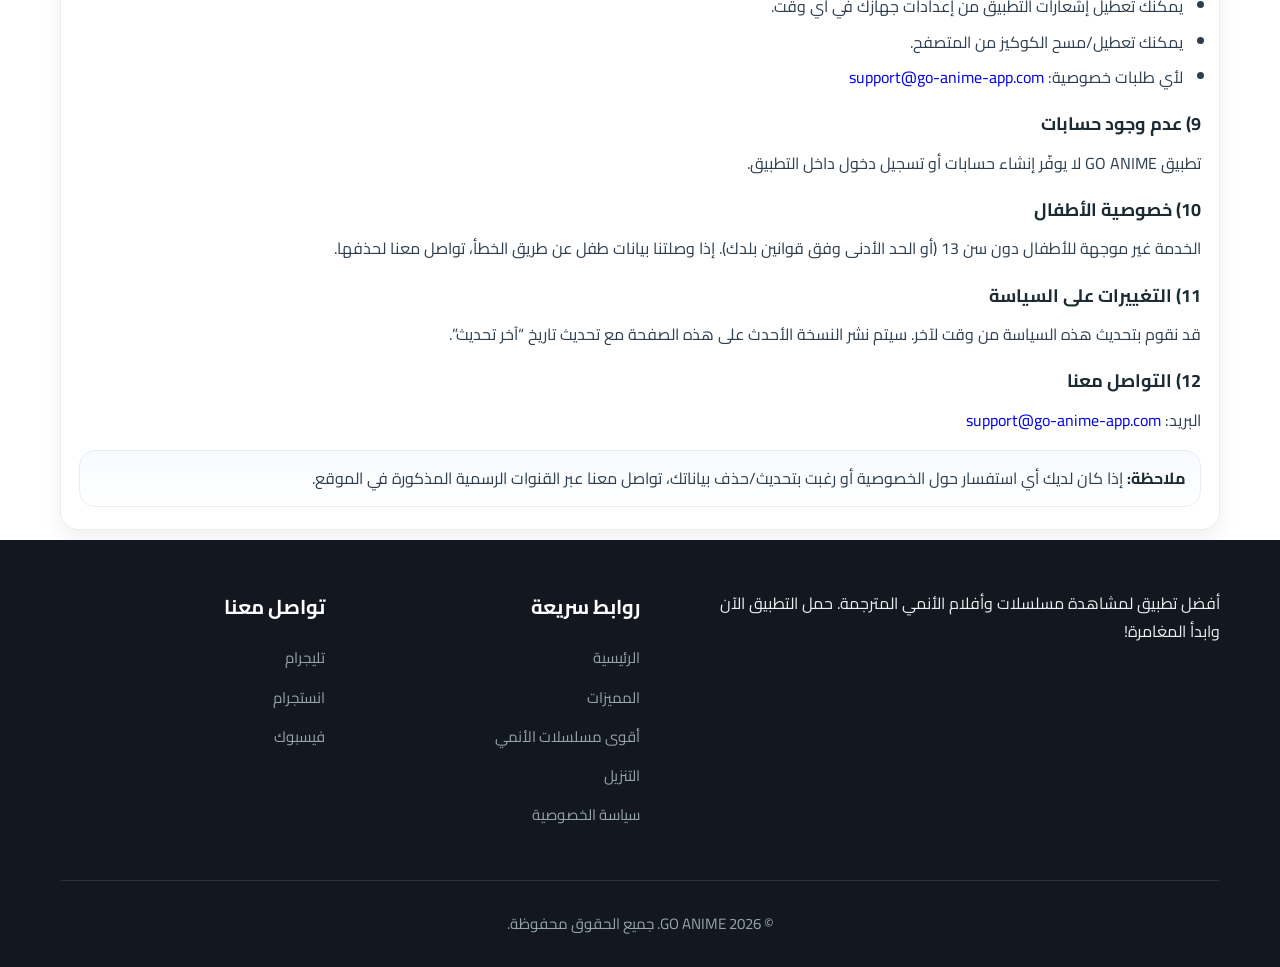
<file: privacy-policy.html>
<!DOCTYPE html>
<html dir="rtl" lang="ar">
<head>
<meta charset="utf-8"/>
<meta content="width=device-width, initial-scale=1.0" name="viewport"/>
<link href="https://www.googletagmanager.com" rel="preconnect"/>
<link href="//www.googletagmanager.com" rel="dns-prefetch"/>
<link href="https://www.google-analytics.com" rel="preconnect"/>
<link href="//www.google-analytics.com" rel="dns-prefetch"/>
<title>سياسة الخصوصية - GO ANIME</title>
<meta content="index,follow,max-image-preview:large,max-snippet:-1,max-video-preview:-1" name="robots"/>
<link href="https://fonts.googleapis.com" rel="preconnect"/>
<link crossorigin="" href="https://fonts.gstatic.com" rel="preconnect"/>
<link href="https://fonts.googleapis.com/css2?family=Cairo:wght@400;600;700;800;900&amp;family=Tajawal:wght@400;500;700;800&amp;display=swap" rel="stylesheet"/>
<link href="https://www.go-anime-app.com/privacy-policy.html" rel="canonical"/>

<style>
* { margin:0; padding:0; box-sizing:border-box; }
body { font-family:'Cairo','Tajawal',sans-serif; line-height:1.7; color:#2C3E50; background:#fff; overflow-x:hidden; }
a { text-decoration:none; }

:root {
  --primary-dark:#2C3E50;
  --accent-color:#FF5252;
  --light-bg:#F5F7FA;
  --text-dark:#2C3E50;
  --text-light:#fff;
  --shadow-sm:0 2px 8px rgba(0,0,0,0.1);
  --shadow-md:0 4px 16px rgba(0,0,0,0.15);
  --feature-gray:#34495E;
  --contact-gray:#34495E;
}

/* Containers */
.container { max-width:1200px; margin:0 auto; padding:0 20px; }

/* Navbar */
.navbar { background:#fff; box-shadow:var(--shadow-sm); position:sticky; top:0; z-index:1000; }
.nav-container { display:flex; justify-content:space-between; align-items:center; padding:15px 20px; }
.logo-text { font-size:24px; font-weight:900; color:#34495E; }
.nav-menu { display:flex; list-style:none; gap:30px; }
.nav-menu a { color:var(--text-dark); font-weight:600; position:relative; }
.nav-menu a::after { content:''; position:absolute; bottom:-5px; left:0; width:0; height:3px; background:var(--accent-color); transition:0.3s; }
.nav-menu a:hover::after, .nav-menu a.active::after { width:100%; }
.menu-toggle { display:none; flex-direction:column; gap:5px; cursor:pointer; }
.menu-toggle span { width:25px; height:3px; background:var(--primary-dark); border-radius:2px; }

/* Hero */
.hero { background:linear-gradient(135deg,#2C3E50 0%,#34495E 100%); color:#fff; padding:80px 0; }
.hero-content { display:grid; grid-template-columns:1fr 1fr; gap:60px; align-items:center; }
.hero-text h1 { font-size:48px; font-weight:900; margin-bottom:20px; line-height:1.2; }
.hero-text p { font-size:20px; margin-bottom:35px; opacity:0.95; }
.hero-buttons { display:flex; gap:15px; flex-wrap:wrap; }
.btn { display:inline-flex; align-items:center; gap:10px; padding:16px 32px; font-size:18px; font-weight:700; border-radius:12px; transition:all 0.3s; cursor:pointer; border:none; }
.btn-primary { background:#fff; color:var(--primary-dark); } 
.btn-primary:hover { transform:translateY(-3px); box-shadow:0 8px 20px rgba(0,0,0,0.2); }
.btn-secondary { background:#fff; color:var(--primary-dark); }
.btn-secondary:hover { transform:translateY(-3px); box-shadow:0 8px 20px rgba(0,0,0,0.2); }

/* Contact Bar Buttons */
.contact-bar { padding:25px 0; text-align:center; }
.contact-links { display:flex; justify-content:center; gap:20px; flex-wrap:wrap; }
.contact-btn {
  display:flex;
  align-items:center;
  justify-content:center;
  padding:15px;
  background: var(--contact-gray);
  border-radius:12px;
  box-shadow: var(--shadow-sm);
  width:60px;
  height:60px;
  transition:all 0.3s;
  border:none;
}
.contact-btn svg {
  width:28px;
  height:28px;
  fill: #fff;
}
.contact-btn:hover {
  transform:translateY(-3px);
  box-shadow: var(--shadow-md);
  opacity:0.9;
}

/* Features */
.features-section { padding:80px 0; background:var(--light-bg); }
.section-title { text-align:center; margin-bottom:60px; }
.section-title h2 { font-size:42px; font-weight:900; color:var(--text-dark); margin-bottom:15px; }
.features-grid { display:grid; grid-template-columns:repeat(auto-fit,minmax(300px,1fr)); gap:40px; }
.feature-card { background:var(--feature-gray); padding:40px 30px; border-radius:20px; text-align:center; box-shadow:var(--shadow-sm); transition:0.4s; cursor:pointer; color:#fff; }
.feature-card:hover { transform:translateY(-10px); box-shadow:0 8px 32px rgba(0,0,0,0.2); }
.feature-icon { width:80px; height:80px; margin:0 auto 25px; background:#fff; border-radius:20px; display:flex; align-items:center; justify-content:center; color:var(--feature-gray); font-size:36px; font-weight:bold; }
.feature-card h3 { font-size:24px; font-weight:800; margin-bottom:15px; }
.feature-card p { font-size:16px; line-height:1.8; }

/* Download Section */
.download-section { padding:80px 0; background:linear-gradient(135deg,#2C3E50 0%,#34495E 100%); color:#fff; text-align:center; }
.download-content h2 { font-size:42px; font-weight:900; margin-bottom:20px; }
.download-buttons { display:flex; justify-content:center; gap:20px; flex-wrap:wrap; }
.download-buttons .btn-primary { background:#fff; color:var(--primary-dark); }
.download-buttons .btn-primary:hover { transform:translateY(-3px); }
.download-buttons .btn-secondary { background:#fff; color:var(--primary-dark); }
.download-buttons .btn-secondary:hover { transform:translateY(-3px); }

/* Privacy Section (kept inside page) */
.privacy-section { padding:80px 0; background:#fff; }
.privacy-wrap { max-width:900px; margin:0 auto; padding:0 20px; }
.privacy-card { background:var(--light-bg); border:1px solid #e7ecf2; padding:22px; border-radius:18px; box-shadow:var(--shadow-sm); }
.privacy-card h2 { font-size:36px; font-weight:900; margin-bottom:10px; color:var(--text-dark); text-align:center; }
.privacy-card .muted { color:#607080; font-size:14px; text-align:center; margin-bottom:18px; }
.privacy-card h3 { font-size:20px; margin:18px 0 8px; }
.privacy-card p, .privacy-card li { font-size:16px; line-height:1.9; }
.privacy-card ul { padding:0 20px; margin:8px 0; }
.privacy-email { color:var(--accent-color); font-weight:700; }
.privacy-cta { display:flex; justify-content:center; margin-top:16px; }
.privacy-cta a { background:#fff; color:var(--primary-dark); border-radius:12px; padding:12px 18px; font-weight:800; box-shadow:var(--shadow-sm); transition:0.3s; }
.privacy-cta a:hover { transform:translateY(-2px); box-shadow:var(--shadow-md); }

/* Footer */
footer { background:#131820; color:#ECF0F1; padding:50px 0 30px; }
.footer-content { display:grid; grid-template-columns:2fr 1fr 1fr; gap:50px; margin-bottom:40px; }
.footer-links h4 { font-size:20px; font-weight:700; margin-bottom:20px; color:#fff; }
.footer-links ul { list-style:none; }
.footer-links ul li { margin-bottom:12px; }
.footer-links ul li a { color:#95A5A6; font-size:15px; transition:0.3s; }
.footer-links ul li a:hover { color:var(--accent-color); padding-right:5px; }
.footer-bottom { text-align:center; padding-top:30px; border-top:1px solid rgba(255,255,255,0.1); color:#95A5A6; font-size:15px; }

/* Responsive */
@media (max-width:968px) { .hero-content { grid-template-columns:1fr; gap:40px; text-align:center; } }
@media (max-width:768px) {
  .menu-toggle { display:flex; }
  .nav-menu { flex-direction:column; max-height:0; overflow:hidden; transition:0.3s; }
  .nav-menu.active { max-height:420px; }
  .nav-menu li { border-bottom:1px solid #E0E4E8; padding:12px 0; }
  .hero-buttons, .download-buttons { flex-direction:column; }
  .btn { width:100%; justify-content:center; }
  .privacy-card h2 { font-size:26px; }
}
@media (max-width:480px) { .hero-text h1 { font-size:28px; } .section-title h2 { font-size:26px; } .feature-card { padding:30px 20px; } }

/* (Kept) screen-card styles - even if unused, per your request not to delete anything */
.screen-card:hover{transform:translateY(-6px);box-shadow:var(--shadow-md);}
.screen-card img{width:100%;display:block;}
.screen-card .cap{padding:8px 10px;font-size:13px;color:#607080;text-align:center;}

/* ===== Screenshots title centered above phone (WEB + MOBILE) ===== */
.screens-section{
  padding:80px 0;
  background:#fff;
}
.screens-header{
  text-align:center;
  margin-bottom:22px;
}
.screens-header h2{
  font-size:42px;
  font-weight:900;
  color:var(--text-dark);
  margin:0;
}
.screens-layout{
  display:flex;
  justify-content:center;
}
@media (max-width:480px){
  .screens-header h2{ font-size:26px; }
}
/* ===== End screenshots title styles ===== */

.phone-wrap{display:flex;justify-content:center;}
.phone{
  width:260px;
  height:520px;
  border-radius:36px;
  background:#0f141a;
  padding:12px;
  box-shadow:0 20px 40px rgba(0,0,0,.25);
}
.phone-screen{
  width:100%;
  height:100%;
  border-radius:28px;
  overflow:hidden;
  background:#000;
}
.phone-screen img{
  width:100%;
  height:100%;
  object-fit:cover;
  transition:opacity .25s ease;
}

.phone-dots{
  display:flex;
  justify-content:center;
  gap:8px;
  margin-top:10px;
}
.phone-dots span{
  width:8px;height:8px;border-radius:50%;
  background:#cfd6df;
}
.phone-dots span.active{background:var(--accent-color);}

@media(max-width:900px){
  .screens-layout{grid-template-columns:1fr;}
  .phone{margin-top:25px;}
}
/* ===== Top Anime Section (Grid + SEO cards) ===== */
.anime-grid{
  display:grid;
  grid-template-columns:repeat(auto-fit,minmax(300px,1fr));
  gap:40px;
}
.anime-title{ margin:0 0 10px; }
.anime-title .en{
  display:block;
  font-size:22px;
  font-weight:900;
  margin-bottom:6px;
  direction:ltr;
  unicode-bidi:bidi-override;
}
.anime-title .ar{
  display:block;
  font-size:16px;
  font-weight:700;
  color:rgba(255,255,255,0.82);
}

/* Hide icons in Top Anime cards (keep HTML clean) */
#top-anime .feature-icon{ display:none !important; }

/* Equal height cards for professional grid */
#top-anime .feature-card{
  display:flex;
  flex-direction:column;
  min-height:230px;
  padding-top:22px;
}

/* Keep description aligned */
#top-anime .feature-card p{
  margin-top:8px;
  flex-grow:1;
  display:-webkit-box;
  -webkit-line-clamp:3;
  -webkit-box-orient:vertical;
  overflow:hidden;
}
/* ===== End Top Anime Section ===== */

/* FAQ cards (إطار طولي) */
.faq-card{min-height:170px}
/* Navbar right align (RTL) */
.nav-container{justify-content:space-between}
.nav-menu{margin-right:auto}

/* Page-specific additions */

/* --- Privacy Policy page enhancements (keeps same site theme) --- */
.policy-hero .hero-content{max-width:900px;}
.policy-meta{margin-top:10px;color:#607D8B;font-weight:700}
.policy-shell{padding:40px 0 10px}
.policy-card{
  background:#ffffff;
  border:1px solid #e6eef2;
  border-radius:18px;
  padding:22px 18px;
  box-shadow:0 10px 22px rgba(0,0,0,.06);
}
.policy-card h1{
  margin:0 0 10px;
  font-size:28px;
  color:#1b2b34;
}
.policy-card h2{
  margin:18px 0 10px;
  font-size:18px;
  color:#1b2b34;
}
.policy-card p{margin:10px 0;color:#2C3E50}
.policy-card ul{
  margin:10px 0 10px;
  padding:0 18px 0 0;
}
.policy-card li{margin:8px 0}
.policy-note{
  margin-top:16px;
  padding:14px 14px;
  border-radius:16px;
  background:linear-gradient(180deg,#f7fbff,#ffffff);
  border:1px solid #e6eef2;
}
.policy-note strong{color:#1b2b34}
@media (max-width:560px){
  .policy-card{padding:18px 14px}
  .policy-card h1{font-size:24px}
}

</style>
</head>

<body>

<!-- ✅ Site Navbar (same as index) -->
<nav class="navbar">
<div class="nav-container">
<a class="logo" href="#"><span class="logo-text">GO ANIME</span></a>
<ul class="nav-menu" id="navMenu"><li><a  href="https://www.go-anime-app.com/">الرئيسية</a></li><li><a href="https://www.go-anime-app.com/#features">المميزات</a></li><li><a href="https://www.go-anime-app.com/#top-anime">أقوى مسلسلات الأنمي</a></li><li><a href="https://www.go-anime-app.com/download.html" rel="noopener" target="_blank">التنزيل</a></li><li><a class="active" href="https://www.go-anime-app.com/privacy-policy.html" rel="noopener" target="_blank">سياسة الخصوصية</a></li><li><a href="https://www.go-anime-app.com/how-to-use.html" rel="noopener" target="_blank">تعليمات الاستخدام</a></li></ul>
<div class="menu-toggle" onclick="toggleMenu()"><span></span><span></span><span></span></div>
</div>

</nav>

<!-- ✅ Hero (same site sections) -->
<section class="hero policy-hero" id="home">
  <div class="container">
    <div class="hero-content">
      <h1>سياسة الخصوصية</h1>
      <p>نلتزم في GO ANIME بحماية خصوصيتك وشرح كيفية جمع واستخدام ومشاركة البيانات بشكل واضح.</p>
      <div class='policy-meta'>GO ANIME • آخر تحديث: 06/02/2026</div>
    </div>
  </div>
</section>

<!-- ✅ Policy Content (professional, same design language) -->
<section class="features policy-shell">
  <div class="container">
    <div class="policy-card">
      <h1>سياسة الخصوصية – GO ANIME</h1><div class="box">
<p>نحن في <strong>GO ANIME</strong> نُقدّر خصوصيتك ونلتزم بحماية بياناتك. تشرح هذه السياسة ما البيانات التي قد نجمعها عبر موقعنا وتطبيقنا، وكيف نستخدمها، ومع من قد نشاركها، وما هي خياراتك.</p>
<p>للاستفسارات المتعلقة بالخصوصية والدعم: <a href="mailto:support@go-anime-app.com">support@go-anime-app.com</a></p>
</div><h2>1) من نحن</h2><ul>
<li>اسم الخدمة: GO ANIME</li>
<li>الموقع: https://www.go-anime-app.com/</li>
<li>البريد: <a href="mailto:support@go-anime-app.com">support@go-anime-app.com</a></li>
</ul><h2>2) نطاق هذه السياسة</h2><p>تنطبق هذه السياسة على موقع GO ANIME الإلكتروني وعلى تطبيق GO ANIME على أندرويد (إن وُجد على Google Play أو خارجه).</p><h2>3) البيانات التي نجمعها</h2><p><strong>أ) بيانات يتم جمعها تلقائيًا عند استخدام الموقع:</strong> قد نجمع بيانات استخدام وتقنية عبر أدوات قياس مثل Google Analytics (GA4)، مثل نوع الجهاز والمتصفح، نظام التشغيل، الصفحات التي تزورها، مدة الزيارة، ومصدر الزيارة. وقد تُستخدم ملفات تعريف الارتباط (Cookies) ومعرّفات القياس للتحليلات.</p><p><strong>ب) بيانات الإشعارات داخل التطبيق (Firebase + OneSignal):</strong> يستخدم التطبيق خدمات إشعارات لدفع التنبيهات للمستخدم مثل Firebase Cloud Messaging (FCM) وOneSignal. قد تتضمن بيانات الإشعارات معرّفات تقنية (مثل FCM Registration Token ومعرّف/Token خاص بـ OneSignal) لضمان إرسال الإشعارات وتحسين موثوقية التسليم.</p><p><strong>ج) بيانات تتواصل بها معنا:</strong> إذا تواصلت معنا عبر البريد فقد نستلم بريدك الإلكتروني ومحتوى الرسالة وأي معلومات تذكرها.</p><h2>4) كيف نستخدم البيانات</h2><ul>
<li>تشغيل الخدمة وتحسين تجربة المستخدم</li>
<li>تحليل أداء الموقع وقياس الأداء</li>
<li>إرسال إشعارات التطبيق (عند تفعيلها من المستخدم)</li>
<li>الدعم الفني والرد على الاستفسارات</li>
<li>الحماية ومنع إساءة الاستخدام</li>
</ul><h2>5) مشاركة البيانات مع جهات خارجية</h2><p>قد تتم معالجة بعض البيانات بواسطة مزودي خدمات نستخدمهم لتقديم الخدمة مثل Google Analytics وFirebase Cloud Messaging وOneSignal. ولا نقوم ببيع بياناتك.</p><h2>6) ملفات تعريف الارتباط (Cookies)</h2><p>قد نستخدم الكوكيز لأغراض التحليلات وتحسين الأداء. يمكنك التحكم بالكوكيز عبر إعدادات المتصفح.</p><h2>7) الاحتفاظ بالبيانات</h2><p>نحتفظ بالبيانات فقط للمدة اللازمة لتحقيق الأغراض المذكورة أعلاه أو حسب المتطلبات القانونية، كما قد تنطبق إعدادات وسياسات مزودي الخدمة.</p><h2>8) اختياراتك وحقوقك</h2><ul>
<li>يمكنك تعطيل إشعارات التطبيق من إعدادات جهازك في أي وقت.</li>
<li>يمكنك تعطيل/مسح الكوكيز من المتصفح.</li>
<li>لأي طلبات خصوصية: <a href="mailto:support@go-anime-app.com">support@go-anime-app.com</a></li>
</ul><h2>9) عدم وجود حسابات</h2><p>تطبيق GO ANIME لا يوفّر إنشاء حسابات أو تسجيل دخول داخل التطبيق.</p><h2>10) خصوصية الأطفال</h2><p>الخدمة غير موجهة للأطفال دون سن 13 (أو الحد الأدنى وفق قوانين بلدك). إذا وصلتنا بيانات طفل عن طريق الخطأ، تواصل معنا لحذفها.</p><h2>11) التغييرات على السياسة</h2><p>قد نقوم بتحديث هذه السياسة من وقت لآخر. سيتم نشر النسخة الأحدث على هذه الصفحة مع تحديث تاريخ “آخر تحديث”.</p><h2>12) التواصل معنا</h2><p>البريد: <a href="mailto:support@go-anime-app.com">support@go-anime-app.com</a></p>
      <div class="policy-note">
        <strong>ملاحظة:</strong> إذا كان لديك أي استفسار حول الخصوصية أو رغبت بتحديث/حذف بياناتك، تواصل معنا عبر القنوات الرسمية المذكورة في الموقع.
      </div>
    </div>
  </div>
</section>

<!-- ✅ Site Footer (same as index) -->
<footer>
<div class="container">
<div class="footer-content">
<div class="footer-brand">
<p>أفضل تطبيق لمشاهدة مسلسلات وأفلام الأنمي المترجمة. حمل التطبيق الآن وابدأ المغامرة!</p>
</div>
<div class="footer-links">
<h4>روابط سريعة</h4>
<ul>
<li><a href="https://www.go-anime-app.com/">الرئيسية</a></li>
<li><a href="https://www.go-anime-app.com/#features">المميزات</a></li>
<li><a href="https://www.go-anime-app.com/#top-anime">أقوى مسلسلات الأنمي</a></li>
<li><a href="/download.html">التنزيل</a></li>
<!-- GOLDEN SOLUTION: link to standalone page -->
<li><a href="/privacy-policy.html">سياسة الخصوصية</a></li>
</ul>
</div>
<div class="footer-links">
<h4>تواصل معنا</h4>
<ul>
<li><a href="https://t.me/goanimeapp" target="_blank">تليجرام</a></li>
<li><a href="https://www.instagram.com/goanimeapp" target="_blank" rel="noopener">انستجرام</a></li>
<li><a href="https://www.facebook.com/goanimeapp" target="_blank">فيسبوك</a></li>
</ul>
</div>
</div>
<div class="footer-bottom">© 2026 GO ANIME. جميع الحقوق محفوظة.</div>
</div>
</footer>

<script>
function toggleMenu() { document.getElementById('navMenu').classList.toggle('active'); }
</script>

</body>
</html>
</file>
